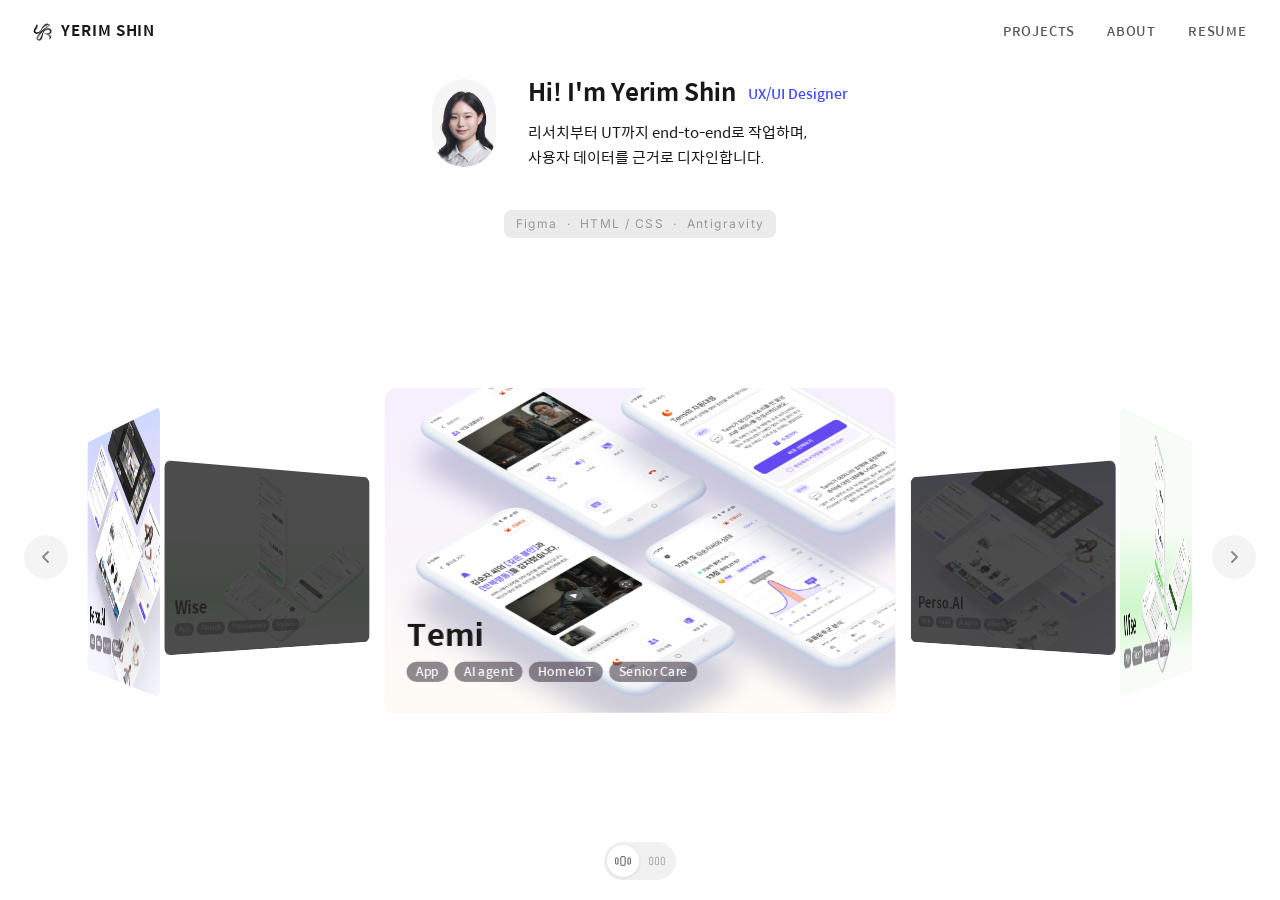
<file: index.html>
<!DOCTYPE html>
<html lang="ko" data-theme="portfolio">

<head>
    <link rel="stylesheet" href="yr.css">
    <meta charset="UTF-8">
    <meta name="viewport" content="width=device-width, initial-scale=1.0">
    <link rel="icon" href="/Portfolio/Temi_Image/logo.png" type="image/png">
    <title>Yerim Shin — Portfolio</title>
    <link href="https://fonts.googleapis.com/css2?family=Inter:wght@300;400;500&display=swap" rel="stylesheet">
    <style>
        html,
        body {
            width: 100%;
            height: 100%;
            background: #fff;
            font-family: var(--font-ko);
            -webkit-font-smoothing: antialiased;
            overflow: hidden;
        }

        .layout {
            position: fixed;
            top: 48px;
            left: 0;
            right: 0;
            bottom: 0;
            display: flex;
            flex-direction: column;
        }

        .tube-section {
            flex: 0 0 100px;
            display: flex;
            align-items: center;
            justify-content: center;
            overflow: hidden;
            background: transparent;
        }

        #tubeCanvas {
            display: block;
            width: 340px;
            height: 260px;
            align-items: center;

        }

        .gallery-section {
            flex: 1;
            position: relative;
            display: flex;
            align-items: center;
            justify-content: center;
            perspective: 1400px;
            perspective-origin: 50% 50%;
            overflow: hidden;
            cursor: grab;
            padding-bottom: 24px;
        }

        .rig {
            transform-style: preserve-3d;
            width: 0;
            height: 0;
            position: relative;
            scale: clamp(0.65, calc(100vw / 1231px), 2.6);
        }

        .card {
            position: absolute;
            width: 330px;
            height: 210px;
            margin-left: -165px;
            margin-top: -105px;
            overflow: hidden;
            border-radius: var(--radius-sm);
            outline: 1px solid rgba(0, 0, 0, 0.1);
            outline-offset: -1px;
        }

        .card::after {
            content: '';
            position: absolute;
            inset: 0;
            background: rgba(0, 0, 0, 0.7);
            opacity: 0;
            transition: opacity 0.25s ease;
            z-index: 100;
            pointer-events: none;
            border-radius: var(--radius-sm);
        }

        .card.back-facing::after {
            opacity: 1;
        }

        .card.back-facing .card-face {
            opacity: 0.6;
            transform: scaleX(-1);
            transition: opacity 0.25s ease, transform 0s;
        }

        /* 호버 시 뒷면이라도 원본 색상 복원 */
        .card:hover::after {
            opacity: 0 !important;
        }

        .card:hover .card-face {
            opacity: 1 !important;
        }

        .card.back-facing:hover .card-face {
            transform: scaleX(-1);
        }

        .card-face {
            display: block;
            position: absolute;
            inset: 0;
            border-radius: 3px;
            text-decoration: none;
            cursor: pointer;
        }

        #arrowLeft {
            position: absolute;
            left: 24px;
            top: calc(50% - 12px);
            transform: translateY(-50%);
            z-index: 10;
        }

        #arrowRight {
            position: absolute;
            right: 24px;
            top: calc(50% - 12px);
            transform: translateY(-50%);
            z-index: 10;
        }

        .gallery-arrow {
            width: 44px;
            height: 44px;
            border-radius: 50%;
            background: #f0f0f0;
            opacity: 0.7;
            border: none;
            cursor: pointer;
            display: flex;
            align-items: center;
            justify-content: center;
            transition: background 0.18s;
            user-select: none;
        }

        .gallery-arrow:hover {
            background: #e0e0e0;
        }

        .gallery-arrow:active {
            background: #d0d0d0;
        }

        .gallery-arrow svg {
            width: 18px;
            height: 18px;
        }

        /* yr.css img { cursor: zoom-in } 덮어쓰기 — 카드 갤러리 */
        .card img {
            cursor: inherit;
        }

        /* === Card image fill & overlay === */
        .card-img-fill {
            position: absolute;
            inset: 0;
            width: 100%;
            height: 100%;
            object-fit: cover;
            border-radius: 3px;
            z-index: 1;
        }

        .card-gradient-bg-temi {
            position: absolute;
            inset: 0;
            background: linear-gradient(to bottom, rgb(246, 239, 255, 1) 0%, rgb(255, 236, 208, 0.2) 100%);
            border-radius: 3px;
            pointer-events: none;
            z-index: 0;
        }

        .card-gradient-bg-wise {
            position: absolute;
            inset: 0;
            background: linear-gradient(to bottom, rgb(245, 253, 244, 0.8) 40%, rgb(136, 235, 124, 0.4) 70%, rgb(245, 253, 244, 0.8) 90%);
            border-radius: 3px;
            pointer-events: none;
            z-index: 0;
        }

        .card-gradient-bg-persoAI {
            position: absolute;
            inset: 0;
            background: linear-gradient(to bottom, rgba(89, 125, 255, 0.3) 0%, rgba(158, 140, 243, 0.3) 20%, rgba(161, 167, 255, 0.1) 80%);
            border-radius: 3px;
            pointer-events: none;
            z-index: 0;
        }

        .card-text-block {
            position: absolute;
            align-items: flex-start;
            justify-content: flex-end;
            top: 0;
            left: 0;
            right: 0;
            bottom: 0;
            z-index: 2;
            padding: 10px 14px 20px;
            display: flex;
            flex-direction: column;
            gap: 4px;
        }

        .card-text-block h1 {
            color: var(--color-text-primary);
            line-height: 1.15;
            font-family: SpoqaHanSansNeo, sans-serif;
            margin: 0;
            font-size: 20px;
            font-weight: 700;
        }

        .card-text-block p {
            color: var(--color-text-primary);
            font-size: 8px;
            font-weight: 500;
            margin: 0;
            font-family: SpoqaHanSansNeo, sans-serif;
        }

        /* === Custom "See" cursor === */
        .card-see-cursor {
            position: fixed;
            top: 0;
            left: 0;
            width: 54px;
            height: 54px;
            border-radius: 50%;
            background: rgba(10, 10, 10, 0.82);
            color: #fff;
            font-size: 11px;
            font-weight: 500;
            letter-spacing: 0.08em;
            display: flex;
            align-items: center;
            justify-content: center;
            pointer-events: none;
            z-index: 10000;
            transform: translate(-50%, -50%) scale(0);
            transition: transform 0.22s cubic-bezier(0.34, 1.56, 0.64, 1);
            font-family: 'Inter', sans-serif;
            user-select: none;
        }

        .card-see-cursor.active {
            transform: translate(-50%, -50%) scale(1);
        }

        .card-bubble {
            position: absolute;
            bottom: calc(100% + 14px);
            left: 50%;
            transform: translateX(-50%) translateY(6px);
            background: rgba(10, 10, 10, 0.82);
            color: #fff;
            font-family: 'Inter', sans-serif;
            font-size: 11px;
            font-weight: 400;
            letter-spacing: 0.04em;
            padding: 6px 12px;
            border-radius: 8px;
            white-space: nowrap;
            pointer-events: none;
            opacity: 0;
            transition: opacity 0.18s ease, transform 0.18s ease;
        }

        .card-bubble::after {
            content: '';
            position: absolute;
            top: 100%;
            left: 50%;
            transform: translateX(-50%);
            border: 5px solid transparent;
            border-top-color: rgba(10, 10, 10, 0.82);
        }

        .card-see-cursor.active .card-bubble {
            opacity: 1;
            transform: translateX(-50%) translateY(0);
        }

        /* === Card hover selection response === */
        .card {
            transition: filter 0.22s ease;
        }

        .card-face {
            transition: opacity 0.22s ease;
        }

        .card-face:hover {
            cursor: none !important;
        }

        /* === 뷰 토글 버튼 === */
        .view-toggle {
            position: absolute;
            bottom: 20px;
            left: 50%;
            transform: translateX(-50%);
            display: flex;
            gap: 2px;
            background: rgba(240, 240, 240, 0.9);
            border-radius: 20px;
            padding: 3px;
            z-index: 20;
            backdrop-filter: blur(8px);
            -webkit-backdrop-filter: blur(8px);
        }

        .view-toggle-btn {
            width: 32px;
            height: 32px;
            border-radius: 16px;
            border: none;
            background: transparent;
            color: #999;
            cursor: pointer;
            display: flex;
            align-items: center;
            justify-content: center;
            transition: background 0.15s, color 0.15s;
        }

        .view-toggle-btn.active {
            background: #fff;
            color: #222;
            box-shadow: 0 1px 4px rgba(0, 0, 0, 0.1);
        }

        .view-toggle-btn svg {
            width: 16px;
            height: 16px;
        }

        /* === 그리드 뷰 === */
        .grid-view {
            display: none;
            flex-direction: row;
            gap: 16px;
            align-items: center;
            justify-content: center;
            width: 100%;
            padding: 0 40px;
            box-sizing: border-box;
        }

        .grid-view.active {
            display: flex;
        }

        .grid-card {
            flex: 1;
            aspect-ratio: 330 / 210;
            border-radius: var(--radius-sm);
            outline: 1px solid rgba(0, 0, 0, 0.1);
            outline-offset: -1px;
            overflow: hidden;
            position: relative;
            text-decoration: none;
            display: block;
            cursor: pointer;
            transition: filter 0.22s ease;
        }

        /* 다른 카드 흑백 처리 */
        .gallery-section:has(.card-face:hover) .card:not(:hover) {
            filter: grayscale(1) brightness(0.9) contrast(0.1) blur(1px) opacity(20%);
        }

        .grid-view:has(.grid-card:hover) .grid-card:not(:hover) {
            filter: grayscale(1) brightness(0.9) contrast(0.1) blur(1px) opacity(20%);
        }

        /* === 인트로 블록 === */
        .intro-block {
            flex: 0 0 150px;
            display: flex;
            flex-direction: row;
            align-items: center;
            justify-content: center;
            gap: 32px;
        }

        .intro-block__text {
            text-align: left;
        }

        /* 모바일 카드 그리드 (기본 숨김) */
        .mobile-cards {
            display: none;
        }

        #site-footer {
            display: none;
        }

        @media (max-width: 768px) {

            html,
            body {
                overflow: auto;
            }

            .intro-block {
                flex-direction: column;
                gap: 24px;
                padding: 12px 0;
            }

            .intro-block__text {
                text-align: center;
            }

            #arrowLeft,
            #arrowRight {
                display: none;
            }

            #site-footer {
                display: block;
            }

            .layout {
                position: static;
                height: auto;
                padding-top: 80px;
            }

            .gallery-section {
                display: none;
            }

            .rotating-edu {
                align-items: center;
            }

            .mobile-cards {
                display: flex;
                flex-direction: column;
                gap: 32px;
                padding: 56px 24px 48px;
            }

            .mobile-card {
                display: block;
                flex: 1;
                aspect-ratio: 330 / 210;
                border-radius: 3px;
                text-decoration: none;
                overflow: hidden;
                border-radius: var(--radius-sm);

            }

            .mobile-card>div {
                overflow: hidden;
            }

            .mobile-lock-badge {
                position: absolute;
                top: 12px;
                right: 12px;
                pointer-events: none;
                z-index: 10;
            }

            .mobile-card:not([data-locked]) .mobile-lock-badge {
                display: none;
            }
        }
    </style>
</head>

<body>

    <!-- ==================== 네비게이션 ==================== -->
    <nav class="navbar" id="navbar">
        <div class="navbar__inner">
            <a href="index.html" class="navbar__logo"><img src="Temi_Image/logo.png"
                    style="width: 20px; height: 20px;">Yerim Shin</a>
            <ul class="navbar__links">
                <li style="display:none;"><a href="#">English</a></li>
                <li class="navbar__dropdown">
                    <a href="#">Projects</a>
                    <div class="navbar__dropdown-menu">
                        <a href="Temi.html">Temi</a>
                        <a href="Wise.html">Wise</a>
                        <a href="PersoAI.html">Perso.AI</a>
                    </div>
                </li>
                <li><a href="About.html">About</a></li>
                <li><a href="Index_Image/resume.pdf" target="_blank">Resume</a></li>
            </ul>
            <div class="navbar__hamburger" id="hamburger" aria-label="메뉴 열기" role="button" tabindex="0">
                <span></span>
                <span></span>
                <span></span>
            </div>
        </div>
        <div class="navbar__mobile-menu" id="mobileMenu">
            <a href="#" style="display:none;">English</a>
            <div class="mobile-projects-row" id="mobileProjectsRow">
                Projects <span class="mobile-projects-arrow">+</span>
            </div>
            <div class="mobile-projects-submenu" id="mobileProjectsSubmenu">
                <a href="Temi.html">Temi</a>
                <a href="Wise.html">Wise</a>
                <a href="PersoAI.html">Perso.AI</a>
            </div>
            <a href="About.html">About</a>
            <a href="Index_Image/resume.pdf" target="_blank">Resume</a>
        </div>
    </nav>

    <div class="layout">
        <!-- 상단: 인트로 섹션 -->
        <div class="intro-block">
            <div
                style="position:relative; width:64px; height: 88px; border-radius:32px; background-color:#f5f5f5; overflow:hidden; flex-shrink:0;">
                <img src="Index_Image/profile.png" alt="profile"
                    style="position:absolute; bottom:0; left:50%; transform:translateX(-50%) scale(1.2); transform-origin:bottom center; width:100%; height:auto;">
            </div>
            <div class="intro-block__text">
                <div style="display:flex; align-items:center; gap:12px;">
                    <h2 style="margin:0;">Hi! I'm Yerim Shin</h2>
                    <p style="font-size:14px; font-weight:500; color:rgb(62,75,255); margin:0;">UX/UI Designer</p>
                </div>
                <div class="spacer-desktop-6"></div>
                <div class="rotating-gap"></div>
                <div style="overflow:hidden;">
                    <p id="rotating-text"
                        style="font-size:15px; margin:0; white-space:nowrap; transition: transform 0.45s ease, opacity 0.45s ease;">
                        리서치부터
                        UT까지 end-to-end로 작업하며,<br>사용자 데이터를 근거로 디자인합니다.</p>
                </div>
            </div>
        </div>
        <div class="intro-skills" style="margin-top: 12px; text-align:center;">
            <p style="
                 font-size: 12px;
                 letter-spacing: 0.12em;
                 color: var(--color-text-tertiary);
                 text-align: center;
                 margin: 0;
                 font-family: 'Inter', sans-serif;
                 font-weight: 400;
                 padding: 4px 12px;
                 border-radius: var(--radius-sm);
                 background-color:rgba(155, 155, 155, 0.2);
                 display:inline-block;">Figma &nbsp;·&nbsp; HTML / CSS &nbsp;·&nbsp; Antigravity
            </p>
        </div>
        <!-- 하단: 갤러리 섹션 -->
        <div class="gallery-section" id="scene">
            <div class="rig" id="rig">
                <div class="card" id="c0">
                    <a class="card-face" href="Temi.html" style="background:#fff;" data-bubble="시니어 케어 AI 홈 IoT 앱">
                        <div style="position:relative; width:100%; height:100%;">
                            <div class="card-gradient-bg-temi"></div>
                            <img class="card-img-fill" src="Temi_Image/Temi_hero.png" alt="Temi hero"
                                style="scale:calc(1.3)">
                            <div class="card-text-block">
                                <h1>Temi</h1>
                                <div class="hero__tags" span>
                                    <span class="tag"><span>App</span></span>
                                    <span class="tag"><span>AI agent</span></span>
                                    <span class="tag"><span>HomeIoT</span></span>
                                    <span class="tag"><span>Senior Care</span></span>
                                </div>
                            </div>
                        </div>
                    </a>
                </div>
                <div class="card" id="c1">
                    <a class="card-face" href="Wise.html" data-locked style="background:#fff;" data-bubble="핀테크 송금 투명성 개선">
                        <div style="position:relative; width:100%; height:100%;">
                            <div class="card-gradient-bg-wise"></div>
                            <img class="card-img-fill" src="Wise_Image/Wise_hero.png" alt="Wise hero"
                                style="object-fit: contain; padding-top:12px; padding-left: 64px;scale:calc(1.03)">
                            <div class="card-text-block">
                                <h1>Wise</h1>
                                <div class="hero__tags" span>
                                    <span class="tag"><span>App</span></span>
                                    <span class="tag"><span>Fintech</span></span>
                                    <span class="tag"><span>Transparency</span></span>
                                    <span class="tag"><span>Transfer</span></span>
                                </div>
                            </div>
                        </div>
                    </a>
                </div>
                <div class="card" id="c2">
                    <a class="card-face" href="PersoAI.html" data-locked style="background:#fff;" data-bubble="AI 아바타 영상 제작 에이전트">
                        <div style="position:relative; width:100%; height:100%;">
                            <div class="card-gradient-bg-persoAI"></div>
                            <img class="card-img-fill" src="PersoAI_Image/Perso_hero.png" alt="PersoAI hero"
                                style="scale:calc(1.6); padding-top:20px; padding-left:20px; object-position: top;">
                            <div class="card-text-block">
                                <h1>Perso.AI</h1>
                                <div class="hero__tags" span>
                                    <span class="tag"><span>Web</span></span>
                                    <span class="tag"><span>SaaS</span></span>
                                    <span class="tag"><span>AI agent</span></span>
                                    <span class="tag"><span>Video AI</span></span>
                                </div>
                            </div>
                        </div>
                    </a>
                </div>
                <div class="card" id="c3">
                    <a class="card-face" href="Temi.html" style="background:#fff;" data-bubble="시니어 케어 AI 홈 IoT 앱">
                        <div style="position:relative; width:100%; height:100%;">
                            <div class="card-gradient-bg-temi"></div>
                            <img class="card-img-fill" src="Temi_Image/Temi_hero.png" alt="Temi hero" loading="lazy"
                                style="scale:calc(1.3)">
                            <div class="card-text-block">
                                <h1>Temi</h1>
                                <div class="hero__tags" span>
                                    <span class="tag"><span>App</span></span>
                                    <span class="tag"><span>AI agent</span></span>
                                    <span class="tag"><span>HomeIoT</span></span>
                                    <span class="tag"><span>Senior Care</span></span>
                                </div>
                            </div>
                        </div>
                    </a>
                </div>
                <div class="card" id="c4">
                    <a class="card-face" href="Wise.html" data-locked style="background:#fff;" data-bubble="핀테크 송금 투명성 개선">
                        <div style="position:relative; width:100%; height:100%;">
                            <div class="card-gradient-bg-wise"></div>
                            <img class="card-img-fill" src="Wise_Image/Wise_hero.png" alt="Wise hero" loading="lazy"
                                style="object-fit: contain; padding-top:12px; padding-left: 64px;scale:calc(1.03)">
                            <div class="card-text-block">
                                <h1>Wise</h1>
                                <div class="hero__tags" span>
                                    <span class="tag"><span>App</span></span>
                                    <span class="tag"><span>Fintech</span></span>
                                    <span class="tag"><span>Transparency</span></span>
                                    <span class="tag"><span>Transfer</span></span>
                                </div>
                            </div>
                        </div>
                    </a>
                </div>
                <div class="card" id="c5">
                    <a class="card-face" href="PersoAI.html" data-locked style="background:#fff;" data-bubble="AI 아바타 영상 제작 에이전트">
                        <div style="position:relative; width:100%; height:100%;">
                            <div class="card-gradient-bg-persoAI"></div>
                            <img class="card-img-fill" src="PersoAI_Image/Perso_hero.png" alt="PersoAI hero" loading="lazy"
                                style="scale:calc(1.6); padding-top:20px; padding-left:20px; object-position: top;">
                            <div class="card-text-block">
                                <h1>Perso.AI</h1>
                                <div class="hero__tags" span>
                                    <span class="tag"><span>Web</span></span>
                                    <span class="tag"><span>SaaS</span></span>
                                    <span class="tag"><span>AI agent</span></span>
                                    <span class="tag"><span>Video AI</span></span>
                                </div>
                            </div>
                        </div>
                    </a>
                </div>
            </div>
            <!-- 갤러리 컨트롤 버튼 -->
            <!-- 그리드 뷰 -->
            <div class="grid-view" id="gridView">
                <a class="grid-card" href="Temi.html" data-bubble="시니어 케어 AI 홈 IoT 앱">
                    <div style="position:relative; width:100%; height:100%;">
                        <div class="card-gradient-bg-temi"></div>
                        <img class="card-img-fill" src="Temi_Image/Temi_hero.png" alt="Temi hero" loading="lazy"
                            style="scale:calc(1.3);">
                        <div class="card-text-block">
                            <h1>Temi</h1>
                            <div class="hero__tags" span>
                                <span class="tag"><span>App</span></span>
                                <span class="tag"><span>AI agent</span></span>
                                <span class="tag"><span>HomeIoT</span></span>
                            </div>
                        </div>
                    </div>
                </a>
                <a class="grid-card" href="PersoAI.html" data-locked data-bubble="AI 아바타 영상 제작 에이전트">
                    <div style="position:relative; width:100%; height:100%;">
                        <div class="card-gradient-bg-persoAI"></div>
                        <img class="card-img-fill" src="PersoAI_Image/Perso_hero.png" alt="PersoAI hero" loading="lazy"
                            style="scale:calc(1.6); padding-top:20px; padding-left:20px; object-position:top;">
                        <div class="card-text-block">
                            <h1>Perso.AI</h1>
                            <div class="hero__tags" span>
                                <span class="tag"><span>Web</span></span>
                                <span class="tag"><span>SaaS</span></span>
                                <span class="tag"><span>AI agent</span></span>
                            </div>
                        </div>
                    </div>
                </a>
                <a class="grid-card" href="Wise.html" data-locked data-bubble="핀테크 송금 투명성 개선">
                    <div style="position:relative; width:100%; height:100%;">
                        <div class="card-gradient-bg-wise"></div>
                        <img class="card-img-fill" src="Wise_Image/Wise_hero.png" alt="Wise hero" loading="lazy"
                            style="object-fit:contain; padding-top:12px; padding-left:64px; scale:calc(1.03);">
                        <div class="card-text-block">
                            <h1>Wise</h1>
                            <div class="hero__tags" span>
                                <span class="tag"><span>App</span></span>
                                <span class="tag"><span>Fintech</span></span>
                                <span class="tag"><span>Transparency</span></span>
                            </div>
                        </div>
                    </div>
                </a>
            </div>

            <!-- 뷰 토글 버튼 -->
            <div class="view-toggle">
                <button class="view-toggle-btn active" id="viewBtnGallery" aria-label="갤러리 뷰">
                    <svg viewBox="0 0 26 20" fill="none" stroke="currentColor" stroke-width="1.2"
                        xmlns="http://www.w3.org/2000/svg">
                        <rect x="1" y="5" width="4" height="10" rx="1" />
                        <rect x="9.5" y="3" width="7" height="14" rx="1" />
                        <rect x="21" y="5" width="4" height="10" rx="1" />
                    </svg>
                </button>
                <button class="view-toggle-btn" id="viewBtnGrid" aria-label="그리드 뷰">
                    <svg viewBox="0 0 26 20" fill="none" stroke="currentColor" stroke-width="1.2"
                        xmlns="http://www.w3.org/2000/svg">
                        <rect x="1" y="4" width="5" height="12" rx="1" />
                        <rect x="10.5" y="4" width="5" height="12" rx="1" />
                        <rect x="20" y="4" width="5" height="12" rx="1" />
                    </svg>
                </button>
            </div>

            <button class="gallery-arrow" id="arrowLeft" aria-label="이전">
                <svg viewBox="0 0 18 18" fill="none" xmlns="http://www.w3.org/2000/svg">
                    <path d="M11 14L6 9L11 4" stroke="#555" stroke-width="1.8" stroke-linecap="round"
                        stroke-linejoin="round" />
                </svg>
            </button>
            <button class="gallery-arrow" id="arrowRight" aria-label="다음">
                <svg viewBox="0 0 18 18" fill="none" xmlns="http://www.w3.org/2000/svg">
                    <path d="M7 4L12 9L7 14" stroke="#555" stroke-width="1.8" stroke-linecap="round"
                        stroke-linejoin="round" />
                </svg>
            </button>
        </div>

    </div>


    <!-- 모바일 카드 (≤768px) -->
    <div class="mobile-cards">
        <a class="mobile-card" href="Temi.html" style="background:#fff;">
            <div style="position:relative; width:100%; height:100%;">
                <div class="card-gradient-bg-temi"></div>
                <img class="card-img-fill" src="Temi_Image/Temi_hero.png" alt="Temi hero"
                    style="scale:calc(1.3); padding-bottom:8px;">
                <div class="card-text-block">
                    <h1>Temi</h1>
                    <p style="font-size: 12px; line-height: 1.4; font-weight: 500;">치매 일몰증후군 대응 홈IoT</p>
                    <div class="hero__tags" span>
                        <span class="tag"><span>App</span></span>
                        <span class="tag"><span>AI agent</span></span>
                        <span class="tag"><span>HomeIoT</span></span>
                        <span class="tag"><span>Senior Care</span></span>
                    </div>
                </div>
            </div>
        </a>
        <a class="mobile-card" href="PersoAI.html" data-locked style="background:#fff;">
            <div style="position:relative; width:100%; height:100%;">
                <div class="card-gradient-bg-persoAI"></div>
                <img class="card-img-fill" src="PersoAI_Image/Perso_hero.png" alt="PersoAI hero"
                    style="scale:calc(1.6); padding-top:20px; padding-left:20px; object-position: top;">
                <div class="mobile-lock-badge"><svg width="17" height="19.9" viewBox="0 0 11 13" fill="none" xmlns="http://www.w3.org/2000/svg"><rect x="0.5" y="5" width="10" height="7.5" rx="2" fill="rgba(10,10,10,0.85)"/><path d="M2.5 5V3.5A3 3 0 0 1 8.5 3.5V5" stroke="rgba(10,10,10,0.85)" stroke-width="1.5" stroke-linecap="round" fill="none"/></svg></div>
                <div class="card-text-block">
                    <h1>Perso.AI</h1>
                    <p style="font-size: 12px; line-height: 1.4;">AI 기반 영상편집 SaaS</p>
                    <div class="hero__tags" span>
                        <span class="tag"><span>Web</span></span>
                        <span class="tag"><span>SaaS</span></span>
                        <span class="tag"><span>AI agent</span></span>
                        <span class="tag"><span>Video AI</span></span>
                    </div>
                </div>
            </div>
        </a>
        <a class="mobile-card" href="Wise.html" data-locked style="background:#fff;">
            <div style="position:relative; width:100%; height:100%;">
                <div class="card-gradient-bg-wise"></div>
                <img class="card-img-fill" src="Wise_Image/Wise_hero.png" alt="Wise hero"
                    style="object-fit: contain; padding-top:12px; padding-left: 64px;scale:calc(1.03)">
                <div class="mobile-lock-badge"><svg width="17" height="19.9" viewBox="0 0 11 13" fill="none" xmlns="http://www.w3.org/2000/svg"><rect x="0.5" y="5" width="10" height="7.5" rx="2" fill="rgba(10,10,10,0.85)"/><path d="M2.5 5V3.5A3 3 0 0 1 8.5 3.5V5" stroke="rgba(10,10,10,0.85)" stroke-width="1.5" stroke-linecap="round" fill="none"/></svg></div>
                <div class="card-text-block">
                    <h1>Wise</h1>
                    <p style="font-size: 12px; line-height: 1.4;">핀테크 송금 투명성 개선</p>
                    <div class="hero__tags" span>
                        <span class="tag"><span>App</span></span>
                        <span class="tag"><span>Fintech</span></span>
                        <span class="tag"><span>Transparency</span></span>
                        <span class="tag"><span>Transfer</span></span>
                    </div>
                </div>
            </div>
        </a>
    </div>

    <!-- ==================== 푸터 ==================== -->
    <footer id="site-footer" class="site-footer">
        <div class="container">
            <div class="site-footer__name">Yerim Shin</div>
            <div class="site-footer__info">UX/UI · Product Designer · <a href="mailto:yerimsh.design@gmail.com"
                    style="color:inherit; text-decoration:none;">yerimsh.design@gmail.com</a> · ⓒ 2026. Yerim Shin All
                rights reserved.</div>
        </div>
    </footer>

    <div style="width: 50%;">
        <script>
            /* ─── CAROUSEL ─── */
            const N = 6, STEP = 360 / N, R = 495;
            const rig = document.getElementById('rig');
            const scene = document.getElementById('scene');

            for (let i = 0; i < N; i++) {
                document.getElementById('c' + i).style.transform = `rotateY(${i * STEP}deg) translateZ(${R}px)`;
            }

            let rotY = 0, rotX = 0;
            let isDrag = false, prevX = 0, prevY = 0, startX = 0, velX = 0, velY = 0, cRaf;
            let isCardHovered = false;
            const cards = document.querySelectorAll('.card-face');

            function setCardLinks(enabled) {
                cards.forEach(c => c.style.pointerEvents = enabled ? 'auto' : 'none');
            }

            function renderRig() {
                rig.style.transform = `rotateX(${rotX}deg) rotateY(${rotY}deg)`;
                for (let i = 0; i < N; i++) {
                    const eff = ((i * STEP + rotY) % 360 + 360) % 360;
                    const isBack = eff > 90 && eff < 270;
                    document.getElementById('c' + i).classList.toggle('back-facing', isBack);
                }
            }

            function inertRig() {
                cancelAnimationFrame(cRaf);
                function s() {
                    if (isDrag) return;
                    if (isCardHovered) { cRaf = requestAnimationFrame(s); return; }
                    rotY += velY;
                    velY *= 0.94;
                    renderRig();
                    if (Math.abs(velY) > 0.04) cRaf = requestAnimationFrame(s);
                }
                cRaf = requestAnimationFrame(s);
            }

            scene.addEventListener('mousedown', e => {
                isDrag = true; startX = e.clientX;
                prevX = e.clientX; prevY = e.clientY; velX = 0; velY = 0;
                cancelAnimationFrame(cRaf); scene.style.cursor = 'grabbing';
            });

            window.addEventListener('mousemove', e => {
                if (!isDrag) return;
                if (Math.abs(e.clientX - startX) > 4) setCardLinks(false);
                velY = (e.clientX - prevX) * 0.38;
                prevX = e.clientX; prevY = e.clientY;
                rotY += velY; renderRig();
            });

            window.addEventListener('mouseup', () => {
                if (!isDrag) return;
                isDrag = false; scene.style.cursor = 'grab';
                setCardLinks(true);
                inertRig();
            });

            scene.addEventListener('touchstart', e => {
                isDrag = true; startX = e.touches[0].clientX;
                prevX = e.touches[0].clientX; prevY = e.touches[0].clientY; velX = 0; velY = 0;
                cancelAnimationFrame(cRaf);
            }, { passive: true });

            window.addEventListener('touchmove', e => {
                if (!isDrag) return;
                if (Math.abs(e.touches[0].clientX - startX) > 4) setCardLinks(false);
                velY = (e.touches[0].clientX - prevX) * 0.38;
                prevX = e.touches[0].clientX;
                rotY += velY; renderRig();
            }, { passive: true });

            window.addEventListener('touchend', () => {
                if (!isDrag) return;
                isDrag = false;
                setCardLinks(true);
                inertRig();
            });

            let idleT;
            function resetIdle() {
                clearTimeout(idleT);
                idleT = setTimeout(() => {
                    cancelAnimationFrame(cRaf);
                    (function sp() {
                        if (isDrag || isCardHovered) { cRaf = requestAnimationFrame(sp); return; }
                        rotY += 0.12; renderRig(); cRaf = requestAnimationFrame(sp);
                    })();
                }, 2500);
            }

            scene.addEventListener('mousedown', resetIdle);
            scene.addEventListener('touchstart', resetIdle, { passive: true });

            function snapNext(dir) {
                cancelAnimationFrame(cRaf);
                const target = Math.round(rotY / STEP) * STEP + dir * STEP;
                resetIdle();
                (function animate() {
                    rotY += (target - rotY) * 0.14;
                    renderRig();
                    if (Math.abs(target - rotY) > 0.1) {
                        cRaf = requestAnimationFrame(animate);
                    } else {
                        rotY = target;
                        renderRig();
                    }
                })();
            }

            document.getElementById('arrowLeft').addEventListener('click', () => snapNext(-1));
            document.getElementById('arrowRight').addEventListener('click', () => snapNext(1));

            resetIdle();
            renderRig();
        </script>

        <script>

            /* ─── TUBE ─── */
            const canvas = document.getElementById('tubeCanvas');
            const ctx = canvas.getContext('2d');
            const TW_C = 680, TH_C = 520;
            canvas.width = TW_C;
            canvas.height = TH_C;

            const LINE_D = "M14.4547 0.613238C14.3949 0.941166 14.3351 1.26909 14.2753 1.59702C26.3605 4.35478 38.2637 13.1077 40.2459 25.7103C42.3423 38.1942 37.1572 50.5458 30.9946 61.5981C26.0264 70.3378 20.0166 78.5453 13.5549 86.4519C13.4852 86.5371 13.4158 86.6222 13.3467 86.7073C2.49993 99.6461 -4.56524 118.837 3.43946 135.096C11.1704 151.362 30.6153 158.378 47.4548 156.436C82.6327 152.31 108.024 123.279 124.547 94.4565C125.929 92.0378 127.295 89.5389 128.644 86.9578C146.245 53.225 172.161 21.8259 208.176 8.32618C230.051 0.144149 256.736 -1.79033 277.115 8.35223C217.003 48.5582 160.67 94.853 111.01 147.604C94.0273 165.958 77.8155 185.175 64.5405 206.324C58.0055 216.918 51.9909 228.131 48.7765 240.365C45.3948 252.084 46.6402 267.397 57.7183 274.78C58.2556 275.173 58.8139 275.553 59.3933 275.921L59.4827 275.967C82.6535 287.103 105.828 266.926 116.08 247.257C128.079 225.951 134.798 202.266 139.485 178.531C140.048 175.602 140.703 172.774 141.477 169.928C145.79 154.013 153.587 139.043 164.181 126.411C189.841 94.9365 247.057 68.3946 276.072 105.846C276.239 106.112 276.403 106.381 276.564 106.654C291.429 128.76 272.331 156.862 248.824 163.395C225.305 171.529 199.37 168.974 175.528 162.381C207.256 169.44 241.659 179.457 264.5 204.395C282.695 223.408 281.018 253.096 268.311 274.783C269.173 275.231 270.036 275.679 270.899 276.127C283.381 253.641 284.397 222.541 265.488 203.521C241.776 178.904 207.724 167.746 174.87 162.772C199.29 169.513 225.229 172.424 249.197 164.464C273.047 158.321 293.646 129 278.046 105.777C277.877 105.491 277.705 105.209 277.53 104.931C246.492 65.8026 189.333 94.4767 163.556 125.887C152.89 138.606 144.946 153.628 140.488 169.655C139.688 172.52 139.002 175.367 138.405 178.319C133.505 201.927 126.311 225.346 114.481 246.338C104.28 265.741 82.5654 285.612 59.9073 274.924L59.9967 274.97C59.4369 274.615 58.8986 274.249 58.3816 273.872C47.7904 266.797 46.5735 252.237 49.9059 240.655C53.087 228.632 59.0799 217.501 65.6062 206.989C78.8631 185.99 95.0808 166.86 112.026 148.548C161.571 95.9162 217.447 49.134 277.515 8.95803C256.786 -3.94252 229.938 -1.2604 207.551 6.65611C170.851 20.4561 145.4 52.7223 127.866 86.5525C126.529 89.1274 125.172 91.6186 123.796 94.0273C107.373 122.765 81.6919 151.309 47.3178 154.963C30.8478 156.708 12.3125 149.664 5.15475 134.275C-2.28606 118.926 4.3824 100.683 14.9721 88.0272C15.0395 87.9442 15.1071 87.8613 15.175 87.7783C21.6889 79.806 27.7412 71.496 32.7409 62.5809C38.924 51.3075 44.2249 38.5964 41.8583 25.4053C39.5307 12.0147 26.909 3.17569 14.4547 0.613238Z";
            const THICK_D = "M28.5912 2.96888C27.7542 7.55988 26.9172 12.1509 26.0802 16.7419C48.4803 26.2817 45.223 44.1714 32.6147 63.9598C27.8509 71.5599 22.117 79.1009 15.9948 86.5808C15.9137 86.6798 15.8327 86.779 15.7521 86.8783C3.23461 101.656 -6.40924 127.012 5.26075 149.186C16.7173 171.147 42.0746 177.986 61.3156 174.762C101.718 167.57 125.226 135.372 142.401 105.996C143.82 103.513 145.245 100.964 146.674 98.3427C164.707 65.2426 193.649 39.48 225.21 27.9319C235.046 24.2473 245.129 20.3922 256.044 18.4574C261.511 17.4953 267.131 17.0239 272.726 17.3629C275.589 17.55 278.246 17.8924 280.975 18.5449C282.316 18.8677 283.571 19.2337 284.793 19.7021C285.295 19.8868 286 20.2026 286.344 20.3834C286.574 20.5022 286.757 20.6197 286.748 20.6111C286.76 20.6115 286.664 20.5737 286.344 20.2034C286.264 20.1077 286.17 19.9871 286.063 19.8251C286.01 19.7439 285.953 19.6523 285.895 19.5471C285.859 19.482 285.856 19.4799 285.787 19.3416C285.723 19.2119 285.658 19.0643 285.596 18.8956C285.35 18.2455 285.128 17.1025 285.505 15.8431C285.864 14.5776 286.794 13.5989 287.484 13.165C287.484 13.1648 287.484 13.1648 287.484 13.1648C227.089 53.5663 167.786 96.6925 117.376 150.215C100.151 168.839 83.9766 188.627 70.5841 210.752C63.9924 221.873 57.8371 233.624 54.406 247.231C50.7036 259.842 52.1344 280.048 66.3779 289.438C67.0469 289.926 67.7349 290.398 68.4416 290.855L69.6936 291.5C81.7724 297.102 98.7385 297.469 111.403 290.219C124.126 283.362 133.092 272.905 139.446 261.979C152.541 238.635 156.168 213.221 159.472 188.664C159.816 185.873 160.274 183.171 160.881 180.453C164.245 165.27 171.086 150.634 181.215 138.562C206.113 106.675 263.702 93.9932 279.56 120.543C279.677 120.729 279.792 120.917 279.905 121.107C289.989 135.948 280.649 156.129 259.372 165.193C238.768 174.459 212.855 174.217 189.469 167.66C189.303 167.613 189.136 167.567 188.97 167.52C189.045 167.542 189.133 167.563 189.377 167.659C189.505 167.715 189.666 167.773 190.003 167.983C190.174 168.095 190.396 168.241 190.711 168.564C191.009 168.888 191.493 169.427 191.722 170.507C191.984 171.58 191.532 173.031 190.935 173.691C190.349 174.394 189.858 174.622 189.533 174.782C188.881 175.064 188.64 175.063 188.439 175.1C188.073 175.146 187.972 175.134 187.872 175.136C187.553 175.127 187.57 175.118 187.52 175.115C187.459 175.109 187.471 175.11 187.488 175.112C187.509 175.115 187.693 175.142 187.713 175.145C187.793 175.157 187.889 175.172 188.001 175.19C188.212 175.224 188.553 175.28 188.814 175.324C189.226 175.395 189.722 175.483 190.296 175.588C191.262 175.767 192.303 175.971 193.325 176.183C195.277 176.587 197.28 177.039 199.375 177.55C203.285 178.505 207.434 179.662 211.282 180.88C219.188 183.375 226.887 186.37 234.243 189.933C248.871 197.028 262.615 206.642 271.052 218.829C284.606 237.79 278.633 258.303 264.454 274.799C276.535 281.07 288.616 287.341 300.697 293.612C311.707 265.934 308.428 225.659 284.878 206.588C270.8 193.599 254.498 186.217 238.288 180.28C230.147 177.356 221.922 174.898 213.603 172.753C209.554 171.711 205.224 170.684 201.153 169.809C198.972 169.338 196.889 168.913 194.852 168.522C193.785 168.317 192.698 168.115 191.679 167.935C191.074 167.828 190.547 167.738 190.103 167.665C189.822 167.618 189.451 167.558 189.211 167.52C189.084 167.5 188.972 167.483 188.873 167.468C188.866 167.467 188.781 167.455 188.715 167.445C188.647 167.435 188.589 167.427 188.534 167.419C188.476 167.412 188.435 167.406 188.343 167.396C188.277 167.391 188.283 167.382 187.959 167.373C187.857 167.375 187.756 167.363 187.389 167.408C187.188 167.446 186.947 167.445 186.294 167.727C185.97 167.887 185.478 168.115 184.892 168.818C184.296 169.478 183.843 170.929 184.105 172.002C184.334 173.082 184.819 173.622 185.116 173.946C185.432 174.269 185.654 174.414 185.824 174.526C186.161 174.736 186.323 174.795 186.452 174.85C186.696 174.948 186.785 174.968 186.865 174.992C187.035 175.04 187.208 175.088 187.38 175.137C211.747 181.77 237.707 186.994 264.59 180.167C277.769 176.62 291.595 169.446 300.365 155.82C309.486 142.434 309.203 122.296 300.647 108.824C300.43 108.456 300.209 108.093 299.983 107.734C283.001 81.1159 249.346 82.3902 228.197 90.4926C205.588 98.7923 187.203 113.736 172.464 131.237C161.332 144.516 152.432 159.871 147.025 176.631C146.058 179.624 145.176 182.596 144.359 185.686C138.076 208.472 127.79 230.163 117.056 249.117C107.187 266.785 94.9638 284.672 75.6378 276.891L76.8898 277.536C76.4573 277.27 76.0487 276.996 75.6634 276.715C60.3703 266.533 73.0513 238.863 85.504 220.062C98.6434 200.038 114.899 181.479 131.602 163.437C180.397 111.577 233.303 61.6264 293.087 21.646C293.087 21.6459 293.087 21.6459 293.087 21.6459C293.873 21.1486 294.864 20.0934 295.249 18.7389C295.653 17.3906 295.422 16.1463 295.135 15.3833C295.063 15.1865 294.985 15.01 294.907 14.8507C294.821 14.6801 294.817 14.6763 294.772 14.594C294.697 14.4601 294.623 14.3392 294.55 14.2281C294.404 14.0062 294.263 13.8233 294.129 13.6631C293.86 13.3442 293.618 13.1118 293.389 12.9083C293.274 12.807 293.163 12.7141 293.053 12.6264C292.943 12.5393 292.911 12.5147 292.84 12.4611C292.345 12.0864 291.803 11.749 291.325 11.4738C290.591 11.0431 289.566 10.5378 288.901 10.2231C287.27 9.46153 285.808 8.85846 284.256 8.2546C281.117 7.04857 278.208 6.05369 275.023 5.09887C268.825 3.23661 262.477 1.77511 255.921 0.89272C242.946 -0.892438 228.982 -0.160539 216.458 4.55091C175.305 20.3026 152.88 58.2051 135.778 92.6677C134.521 95.2029 133.223 97.6438 131.884 99.988C116.113 128.173 88.548 153.55 59.3983 154.138C45.3299 154.601 32.7069 147.379 29.2749 137.686C25.4993 128.251 29.5891 116.173 38.5081 105.357C38.564 105.288 38.6201 105.219 38.6765 105.15C45.5299 96.7509 51.8582 87.7744 57.0622 77.7197C63.3789 65.0089 69.4323 49.9608 65.3097 32.1727C60.7368 13.6607 43.4444 4.26185 28.5912 2.96888Z";

            const TW = 308, TH = 296, RS = 2, RW = TW * RS, RH = TH * RS;
            const tOff = document.createElement('canvas');
            tOff.width = RW; tOff.height = RH;
            const tCtx = tOff.getContext('2d');
            tCtx.scale(RS, RS);
            tCtx.fillStyle = 'black';
            tCtx.fill(new Path2D(THICK_D));
            const tPx = tCtx.getImageData(0, 0, RW, RH).data;

            function isIn(x, y) {
                const ix = Math.round(x * RS), iy = Math.round(y * RS);
                if (ix < 0 || iy < 0 || ix >= RW || iy >= RH) return false;
                return tPx[(iy * RW + ix) * 4 + 3] > 128;
            }

            function measR(x, y) {
                for (let r = 0.5; r <= 40; r += 0.5) {
                    for (let a = 0; a < 12; a++) {
                        if (!isIn(x + Math.cos(a * Math.PI / 6) * r, y + Math.sin(a * Math.PI / 6) * r)) return r - 0.5;
                    }
                }
                return 14;
            }

            const lEl = document.createElementNS('http://www.w3.org/2000/svg', 'path');
            lEl.setAttribute('d', LINE_D);
            document.body.appendChild(lEl);
            const tLen = lEl.getTotalLength();
            const SN = 600;
            const spine = [];

            for (let i = 0; i <= SN; i++) {
                const pt = lEl.getPointAtLength((i / SN) * tLen);
                const r = measR(pt.x * (TW / 284), pt.y * (TH / 280));
                spine.push({ x: pt.x / 284 - 0.5, y: (pt.y / 280 - 0.5) * (280 / 284), r: r / TW });
            }

            document.body.removeChild(lEl);
            const sr = spine.map(p => p.r);
            for (let k = 0; k < 4; k++)
                for (let i = 3; i < spine.length - 3; i++)
                    sr[i] = (sr[i - 3] + sr[i - 2] + sr[i - 1] + sr[i] + sr[i + 1] + sr[i + 2] + sr[i + 3]) / 7;
            spine.forEach((p, i) => p.r = sr[i]);
            const rMin = Math.min(...spine.map(p => p.r)), rMax = Math.max(...spine.map(p => p.r));

            function cr(a, b) { return { x: a.y * b.z - a.z * b.y, y: a.z * b.x - a.x * b.z, z: a.x * b.y - a.y * b.x }; }
            function nm(v) { const l = Math.sqrt(v.x * v.x + v.y * v.y + v.z * v.z) || 1; return { x: v.x / l, y: v.y / l, z: v.z / l }; }
            function dt(a, b) { return a.x * b.x + a.y * b.y + a.z * b.z; }

            const Tv = [], Nv = [], Bv = [];
            for (let i = 0; i < spine.length; i++) {
                const a = spine[Math.max(0, i - 1)], b = spine[Math.min(spine.length - 1, i + 1)];
                Tv.push(nm({ x: b.x - a.x, y: b.y - a.y, z: 0 }));
            }

            Nv[0] = nm(cr(Tv[0], { x: 0, y: 0, z: 1 }));
            Bv[0] = nm(cr(Tv[0], Nv[0]));

            for (let i = 1; i < spine.length; i++) {
                const bv = cr(Tv[i - 1], Tv[i]);
                const bl = Math.sqrt(bv.x * bv.x + bv.y * bv.y + bv.z * bv.z);
                if (bl < 1e-7) {
                    Nv[i] = { ...Nv[i - 1] };
                    Bv[i] = { ...Bv[i - 1] };
                } else {
                    const bn = nm(bv), th = Math.acos(Math.min(1, Math.max(-1, dt(Tv[i - 1], Tv[i])))), n0 = Nv[i - 1];
                    const c = Math.cos(th), s = Math.sin(th), d = dt(bn, n0);
                    Nv[i] = nm({ x: c * (n0.x - bn.x * d) + s * (bn.y * n0.z - bn.z * n0.y) + bn.x * d, y: c * (n0.y - bn.y * d) + s * (bn.z * n0.x - bn.x * n0.z) + bn.y * d, z: c * (n0.z - bn.z * d) + s * (bn.x * n0.y - bn.y * n0.x) + bn.z * d });
                    Bv[i] = nm(cr(Tv[i], Nv[i]));
                }
            }

            const MAX_RING = 16, MIN_RING = 4;
            const allPts = [];
            for (let i = 0; i < spine.length; i++) {
                const s = spine[i];
                const t = (s.r - rMin) / (rMax - rMin || 1);
                const ringN = Math.max(4, Math.round(Math.round((MIN_RING + (MAX_RING - MIN_RING) * t) / 2) * 2));
                for (let j = 0; j < ringN; j++) allPts.push({ si: i, baseAng: (j / ringN) * Math.PI * 2, type: 'ring' });
                if (i % 2 === 0) allPts.push({ si: i, baseAng: 0, type: 'spine' });
                if (i < spine.length - 1 && i % 2 === 0)
                    for (let j = 0; j < 4; j++) allPts.push({ si: i + 0.5, baseAng: (j / 4) * Math.PI * 2, type: 'edge' });
            }

            const LIGHT = nm({ x: 0.5, y: -0.65, z: 0.85 });
            let spinAngle = 0;
            const SPIN_SPEED = 0.7;

            function getSpinePt(si) {
                const i0 = Math.floor(si), i1 = Math.min(spine.length - 1, i0 + 1), f = si - i0;
                const s0 = spine[i0], s1 = spine[i1];
                return {
                    x: s0.x + (s1.x - s0.x) * f, y: s0.y + (s1.y - s0.y) * f, r: s0.r + (s1.r - s0.r) * f,
                    Nx: Nv[i0].x + (Nv[i1].x - Nv[i0].x) * f, Ny: Nv[i0].y + (Nv[i1].y - Nv[i0].y) * f, Nz: Nv[i0].z + (Nv[i1].z - Nv[i0].z) * f,
                    Bx: Bv[i0].x + (Bv[i1].x - Bv[i0].x) * f, By: Bv[i0].y + (Bv[i1].y - Bv[i0].y) * f, Bz: Bv[i0].z + (Bv[i1].z - Bv[i0].z) * f
                };
            }

            function rotP(x, y, z, rx, ry) {
                const y1 = y * Math.cos(rx) - z * Math.sin(rx), z1 = y * Math.sin(rx) + z * Math.cos(rx);
                return { x: x * Math.cos(ry) + z1 * Math.sin(ry), y: y1, z: -x * Math.sin(ry) + z1 * Math.cos(ry) };
            }

            let tRotX = 0.3, tRotY = 0.05, tVX = 0.0002, tVY = 0.002;
            let mSx = TW_C / 2, mSy = TH_C / 2, tmx = TW_C / 2, tmy = TH_C / 2;
            let onTube = false, explode = 0, tExplode = 0;

            const CP = Array.from({ length: 32 }, () => ({ x: 0, y: 0, vx: 0, vy: 0, life: 0, ml: 1 }));
            let cpI = 0, tFrame = 0, lastT = performance.now();
            const SC = 540, OX = TW_C / 2, OY = TH_C / 2 + 5;

            canvas.addEventListener('mousemove', e => {
                const r = canvas.getBoundingClientRect();
                tmx = (e.clientX - r.left) * (TW_C / r.width);
                tmy = (e.clientY - r.top) * (TH_C / r.height);
                onTube = true; tExplode = 1;
                if (tFrame % 2 === 0) {
                    const cp = CP[cpI++ % CP.length];
                    const a = Math.random() * Math.PI * 2, sp = 0.5 + Math.random() * 2.2;
                    cp.x = tmx; cp.y = tmy; cp.vx = Math.cos(a) * sp; cp.vy = Math.sin(a) * sp - 0.4;
                    cp.life = 1; cp.ml = 28 + Math.random() * 30;
                }
            });

            canvas.addEventListener('mouseleave', () => {
                onTube = false; tExplode = 0; tmx = TW_C / 2; tmy = TH_C / 2;
            });

            function drawTube(now) {
                tFrame++;
                const delta = Math.min((now - lastT) / 1000, 0.05);
                lastT = now;
                spinAngle += SPIN_SPEED * delta;
                mSx += (tmx - mSx) * 0.08;
                mSy += (tmy - mSy) * 0.08;
                explode += (tExplode - explode) * 0.06;
                const mdx = (tmx - TW_C / 2) / TW_C, mdy = (tmy - TH_C / 2) / TH_C;

                if (onTube) {
                    tVX += (-mdy * 0.003 - tVX) * 0.05;
                    tVY += (mdx * 0.003 - tVY) * 0.05;
                }
                tVX *= 0.97; tVY *= 0.97;
                tRotX += tVX; tRotY += tVY;

                ctx.clearRect(0, 0, TW_C, TH_C);

                const proj = allPts.map(p => {
                    const sp = getSpinePt(p.si);
                    let x, y, z, nx, ny, nz;
                    if (p.type === 'spine') {
                        x = sp.x; y = sp.y; z = 0; nx = 0; ny = 0; nz = 1;
                    } else {
                        const ang = p.baseAng + spinAngle;
                        const ca = Math.cos(ang), sa = Math.sin(ang);
                        nx = ca * sp.Nx + sa * sp.Bx; ny = ca * sp.Ny + sa * sp.By; nz = ca * sp.Nz + sa * sp.Bz;
                        x = sp.x + sp.r * nx; y = sp.y + sp.r * ny; z = sp.r * nz;
                    }
                    const rp = rotP(x, y, z, tRotX, tRotY);
                    const rn = rotP(nx, ny, nz, tRotX, tRotY);
                    let sx = rp.x * SC + OX, sy = rp.y * SC + OY;
                    if (explode > 0.01) {
                        const ddx = sx - mSx, ddy = sy - mSy, d = Math.sqrt(ddx * ddx + ddy * ddy);
                        if (d < 170 && d > 0.5) {
                            const f = (1 - d / 170) * 100 * explode, a = Math.atan2(ddy, ddx);
                            sx += Math.cos(a) * f; sy += Math.sin(a) * f;
                        }
                    }
                    const diffuse = Math.max(0, dt(rn, LIGHT));
                    const depth = rp.z + 0.5;
                    let bright, sz, alpha;
                    if (p.type === 'spine') {
                        bright = 0.55; sz = 0.9; alpha = 0.5;
                    } else if (p.type === 'edge') {
                        bright = 0.2 + diffuse * 0.6; sz = 0.7; alpha = 0.28 + depth * 0.45;
                    } else {
                        bright = 0.15 + diffuse * 0.85; sz = 0.85; alpha = 0.35 + depth * 0.5;
                    }
                    return { x: sx, y: sy, z: rp.z, bright, sz: Math.max(0.4, sz + depth * 0.5), alpha: Math.min(0.95, alpha) };
                });

                proj.sort((a, b) => a.z - b.z);

                proj.forEach(p => {
                    const g = Math.round(p.bright * 215);
                    ctx.beginPath();
                    ctx.arc(p.x, p.y, p.sz, 0, Math.PI * 2);
                    ctx.fillStyle = `rgba(${g},${g},${g},${p.alpha.toFixed(2)})`;
                    ctx.fill();
                });

                CP.forEach(cp => {
                    if (cp.life <= 0) return;
                    cp.x += cp.vx; cp.y += cp.vy; cp.vy += 0.05; cp.vx *= 0.95; cp.vy *= 0.96;
                    cp.life -= 1 / cp.ml;
                    ctx.beginPath();
                    ctx.arc(cp.x, cp.y, 1.2 + cp.life * 0.8, 0, Math.PI * 2);
                    ctx.fillStyle = `rgba(12,12,12,${(cp.life * 0.85).toFixed(2)})`;
                    ctx.fill();
                });

                if (onTube) {
                    ctx.beginPath();
                    ctx.arc(mSx, mSy, 2.2, 0, Math.PI * 2);
                    ctx.fillStyle = 'rgba(10,10,10,0.9)';
                    ctx.fill();
                }

                requestAnimationFrame(drawTube);
            }

            requestAnimationFrame(drawTube);
        </script>
    </div>

    <!-- 텍스트 로테이션 -->
    <script>
        (function () {
            const iconPen = `<svg width="16" height="16" viewBox="0 0 16 16" fill="none" xmlns="http://www.w3.org/2000/svg" style="display:inline-block;vertical-align:middle;margin-right:6px;flex-shrink:0"><path d="M11.333 2a1.886 1.886 0 0 1 2.667 2.667L5.333 13.333 2 14l.667-3.333L11.333 2z" stroke="currentColor" stroke-width="1.3" stroke-linecap="round" stroke-linejoin="round"/></svg>`;
            const iconCap = `<svg width="16" height="16" viewBox="0 0 16 16" fill="none" xmlns="http://www.w3.org/2000/svg" style="display:inline-block;vertical-align:middle;margin-right:6px;flex-shrink:0;color:#aaa"><path d="M8 2L1 6l7 4 7-4-7-4z" stroke="currentColor" stroke-width="1.3" stroke-linecap="round" stroke-linejoin="round"/><path d="M3.5 8v3.5S5.5 13 8 13s4.5-1.5 4.5-1.5V8" stroke="currentColor" stroke-width="1.3" stroke-linecap="round" stroke-linejoin="round"/></svg>`;
            const iconBook = `<svg width="16" height="16" viewBox="0 0 16 16" fill="none" xmlns="http://www.w3.org/2000/svg" style="display:inline-block;vertical-align:middle;margin-right:6px;flex-shrink:0;color:#aaa"><path d="M8 13s-5-1.5-5-7V3l5-1 5 1v3c0 5.5-5 7-5 7z" stroke="currentColor" stroke-width="1.3" stroke-linecap="round" stroke-linejoin="round"/><path d="M6 7.5l1.5 1.5L10 6" stroke="currentColor" stroke-width="1.3" stroke-linecap="round" stroke-linejoin="round"/></svg>`;
            const texts = [
                `<span style="display:inline-flex;align-items:flex-start;"<span>리서치부터 UT까지 end-to-end로 작업하며,<br>사용자 데이터를 근거로 디자인합니다.</span></span>`,
                `<span class="rotating-edu" style="display:flex;flex-direction:column;gap:4px;font-size:13px;font-weight:700;color:#aaa;"><span style="display:inline-flex;align-items:center;gap:4px;">${iconBook}Blossom UX School - UX / UI</span><span style="display:inline-flex;align-items:center;gap:4px;">${iconCap}Ewha Women\'s University - Design</span></span>`,
            ];
            const el = document.getElementById('rotating-text');
            if (!el) return;
            const wrap = el.parentElement;
            const textBlock = el.closest('.intro-block__text');
            document.fonts.ready.then(() => {
                wrap.style.height = el.scrollHeight + 'px';
                if (textBlock) textBlock.style.width = textBlock.offsetWidth + 'px';
            });
            let idx = 0;
            setInterval(() => {
                el.style.transform = 'translateY(100%)';
                el.style.opacity = '0';
                setTimeout(() => {
                    idx = (idx + 1) % texts.length;
                    el.innerHTML = texts[idx];
                    el.style.transition = 'none';
                    el.style.transform = 'translateY(-100%)';
                    el.style.opacity = '0';
                    requestAnimationFrame(() => requestAnimationFrame(() => {
                        el.style.transition = 'transform 0.45s ease, opacity 0.45s ease';
                        el.style.transform = 'translateY(0)';
                        el.style.opacity = '1';
                    }));
                }, 450);
            }, 3000);
        })();
    </script>

    <!-- Custom "See" cursor + card hover stop -->
    <script>
        (function () {
            const cursor = document.createElement('div');
            cursor.className = 'card-see-cursor';

            const bubble = document.createElement('div');
            bubble.className = 'card-bubble';
            cursor.appendChild(bubble);

            const seeLabel = document.createElement('span');
            seeLabel.textContent = 'see';
            cursor.appendChild(seeLabel);

            document.body.appendChild(cursor);

            document.addEventListener('mousemove', e => {
                cursor.style.left = e.clientX + 'px';
                cursor.style.top = e.clientY + 'px';
            });

            document.querySelectorAll('.card-face, .grid-card').forEach(face => {
                face.addEventListener('mouseenter', () => {
                    isCardHovered = true;
                    bubble.textContent = face.dataset.bubble || '';
                    cursor.classList.add('active');
                });
                face.addEventListener('mouseleave', () => {
                    isCardHovered = false;
                    cursor.classList.remove('active');
                });
            });

            /* 잠금 카드: data-locked 속성이 있으면 클릭 차단 + 커서에 자물쇠 아이콘 표시 */
            const LOCK_SVG = '<svg width="20" height="23.4" viewBox="0 0 11 13" fill="none" xmlns="http://www.w3.org/2000/svg" style="margin-top:4px"><rect x="0.5" y="5" width="10" height="7.5" rx="2" fill="rgba(152,152,152,1)"/><path d="M2.5 5V3.5A3 3 0 0 1 8.5 3.5V5" stroke="rgba(152,152,152,1)" stroke-width="1.5" stroke-linecap="round" fill="none"/></svg>';
            document.querySelectorAll('[data-locked]').forEach(link => {
                link.addEventListener('click', e => e.preventDefault());
                link.addEventListener('mouseenter', () => { seeLabel.innerHTML = LOCK_SVG; });
                link.addEventListener('mouseleave', () => { seeLabel.textContent = 'see'; });
            });
        })();
    </script>

    <script>
        /* ─── 네비게이션 ─── */
        const hamburger = document.getElementById('hamburger');
        const mobileMenu = document.getElementById('mobileMenu');

        hamburger.addEventListener('click', () => {
            mobileMenu.classList.toggle('open');
            const spans = hamburger.querySelectorAll('span');
            if (mobileMenu.classList.contains('open')) {
                spans[0].style.transform = 'translateY(7px) rotate(45deg)';
                spans[1].style.opacity = '0';
                spans[2].style.transform = 'translateY(-7px) rotate(-45deg)';
            } else {
                spans[0].style.transform = '';
                spans[1].style.opacity = '';
                spans[2].style.transform = '';
            }
        });

        document.addEventListener('click', e => {
            if (!hamburger.contains(e.target) && !mobileMenu.contains(e.target)) {
                mobileMenu.classList.remove('open');
                const spans = hamburger.querySelectorAll('span');
                spans[0].style.transform = '';
                spans[1].style.opacity = '';
                spans[2].style.transform = '';
            }
        });

        hamburger.addEventListener('keydown', e => {
            if (e.key === 'Enter' || e.key === ' ') { e.preventDefault(); hamburger.click(); }
        });

        // 모바일 Projects 서브메뉴 토글
        const mobileProjectsRow = document.getElementById('mobileProjectsRow');
        const mobileProjectsSubmenu = document.getElementById('mobileProjectsSubmenu');
        if (mobileProjectsRow && mobileProjectsSubmenu) {
            mobileProjectsRow.addEventListener('click', () => {
                const isOpen = mobileProjectsSubmenu.classList.toggle('open');
                mobileProjectsRow.classList.toggle('open', isOpen);
                mobileProjectsRow.querySelector('.mobile-projects-arrow').textContent = isOpen ? '−' : '+';
            });
        }

        // 뷰 토글 (갤러리 ↔ 그리드)
        const viewBtnGallery = document.getElementById('viewBtnGallery');
        const viewBtnGrid = document.getElementById('viewBtnGrid');
        const gridView = document.getElementById('gridView');
        const rigEl = document.getElementById('rig');
        const arrowLeftEl = document.getElementById('arrowLeft');
        const arrowRightEl = document.getElementById('arrowRight');

        function setView(mode) {
            const isGrid = mode === 'grid';
            rigEl.style.display = isGrid ? 'none' : '';
            gridView.classList.toggle('active', isGrid);
            arrowLeftEl.style.display = isGrid ? 'none' : '';
            arrowRightEl.style.display = isGrid ? 'none' : '';
            viewBtnGallery.classList.toggle('active', !isGrid);
            viewBtnGrid.classList.toggle('active', isGrid);
        }

        viewBtnGallery.addEventListener('click', () => setView('gallery'));
        viewBtnGrid.addEventListener('click', () => setView('grid'));
    </script>

</body>

</html>
</file>
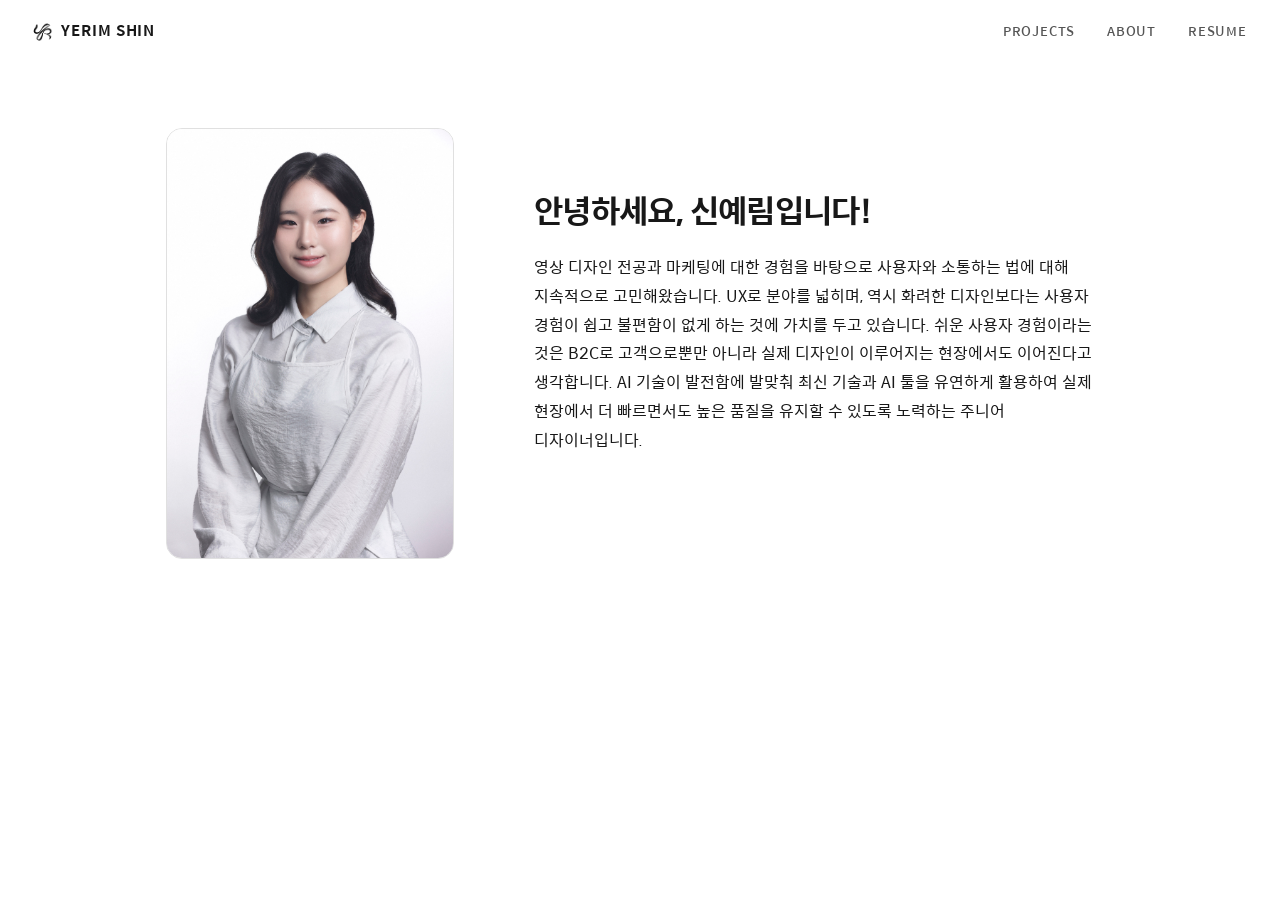
<file: About.html>
<!DOCTYPE html>
<html lang="ko" data-theme="portfolio">

<head>
    <link rel="stylesheet" href="yr.css">
    <meta charset="UTF-8">
    <meta name="viewport" content="width=device-width, initial-scale=1.0">
    <link rel="icon" href="/Portfolio/Temi_Image/logo.png" type="image/png">
    <title>Yerim Shin — Portfolio</title>
    <link href="https://fonts.googleapis.com/css2?family=Inter:wght@300;400;500&display=swap" rel="stylesheet">
    <style>
        html,
        body {
            width: 100%;
            height: 100%;
            background: #fff;
            font-family: var(--font-ko);
            -webkit-font-smoothing: antialiased;
            overflow: hidden;
        }

        .layout {
            position: fixed;
            top: 48px;
            left: 0;
            right: 0;
            bottom: 0;
            display: flex;
            flex-direction: column;
        }

        .tube-section {
            flex: 0 0 100px;
            display: flex;
            align-items: center;
            justify-content: center;
            overflow: hidden;
            background: transparent;
        }

        #tubeCanvas {
            display: block;
            width: 340px;
            height: 260px;
            align-items: center;

        }

        .gallery-section {
            flex: 1;
            position: relative;
            display: flex;
            align-items: center;
            justify-content: center;
            perspective: 1400px;
            perspective-origin: 50% 50%;
            overflow: hidden;
            cursor: grab;
            padding-bottom: 24px;
        }

        .rig {
            transform-style: preserve-3d;
            width: 0;
            height: 0;
            position: relative;
            scale: clamp(0.65, calc(100vw / 1231px), 2.6);
        }

        .card {
            position: absolute;
            width: 330px;
            height: 210px;
            margin-left: -165px;
            margin-top: -105px;
            overflow: hidden;
            border-radius: var(--radius-sm);
            outline: 1px solid rgba(0, 0, 0, 0.1);
            outline-offset: -1px;
        }

        .card::after {
            content: '';
            position: absolute;
            inset: 0;
            background: rgba(0, 0, 0, 0.7);
            opacity: 0;
            transition: opacity 0.25s ease;
            z-index: 100;
            pointer-events: none;
            border-radius: var(--radius-sm);
        }

        .card.back-facing::after {
            opacity: 1;
        }

        .card.back-facing .card-face {
            opacity: 0.6;
            transform: scaleX(-1);
            transition: opacity 0.25s ease, transform 0s;
        }

        /* 호버 시 뒷면이라도 원본 색상 복원 */
        .card:hover::after {
            opacity: 0 !important;
        }

        .card:hover .card-face {
            opacity: 1 !important;
        }

        .card.back-facing:hover .card-face {
            transform: scaleX(-1);
        }

        .card-face {
            display: block;
            position: absolute;
            inset: 0;
            border-radius: 3px;
            text-decoration: none;
            cursor: pointer;
        }

        #arrowLeft {
            position: absolute;
            left: 24px;
            top: calc(50% - 12px);
            transform: translateY(-50%);
            z-index: 10;
        }

        #arrowRight {
            position: absolute;
            right: 24px;
            top: calc(50% - 12px);
            transform: translateY(-50%);
            z-index: 10;
        }

        .gallery-arrow {
            width: 44px;
            height: 44px;
            border-radius: 50%;
            background: #f0f0f0;
            opacity: 0.7;
            border: none;
            cursor: pointer;
            display: flex;
            align-items: center;
            justify-content: center;
            transition: background 0.18s;
            user-select: none;
        }

        .gallery-arrow:hover {
            background: #e0e0e0;
        }

        .gallery-arrow:active {
            background: #d0d0d0;
        }

        .gallery-arrow svg {
            width: 18px;
            height: 18px;
        }

        /* yr.css img { cursor: zoom-in } 덮어쓰기 — 카드 갤러리 */
        .card img {
            cursor: inherit;
        }

        /* === Card image fill & overlay === */
        .card-img-fill {
            position: absolute;
            inset: 0;
            width: 100%;
            height: 100%;
            object-fit: cover;
            border-radius: 3px;
            z-index: 1;
        }

        .card-gradient-bg-temi {
            position: absolute;
            inset: 0;
            background: linear-gradient(to bottom, rgb(246, 239, 255, 1) 0%, rgb(255, 236, 208, 0.2) 100%);
            border-radius: 3px;
            pointer-events: none;
            z-index: 0;
        }

        .card-gradient-bg-wise {
            position: absolute;
            inset: 0;
            background: linear-gradient(to bottom, rgb(245, 253, 244, 0.8) 40%, rgb(136, 235, 124, 0.4) 70%, rgb(245, 253, 244, 0.8) 90%);
            border-radius: 3px;
            pointer-events: none;
            z-index: 0;
        }

        .card-gradient-bg-persoAI {
            position: absolute;
            inset: 0;
            background: linear-gradient(to bottom, rgba(89, 125, 255, 0.3) 0%, rgba(158, 140, 243, 0.3) 20%, rgba(161, 167, 255, 0.1) 80%);
            border-radius: 3px;
            pointer-events: none;
            z-index: 0;
        }

        .card-text-block {
            position: absolute;
            align-items: flex-start;
            justify-content: flex-end;
            top: 0;
            left: 0;
            right: 0;
            bottom: 0;
            z-index: 2;
            padding: 10px 14px 20px;
            display: flex;
            flex-direction: column;
            gap: 4px;
        }

        .card-text-block h1 {
            color: var(--color-text-primary);
            line-height: 1.15;
            font-family: SpoqaHanSansNeo, sans-serif;
            margin: 0;
            font-size: 20px;
            font-weight: 700;
        }

        .card-text-block p {
            color: var(--color-text-primary);
            font-size: 8px;
            font-weight: 500;
            margin: 0;
            font-family: SpoqaHanSansNeo, sans-serif;
        }

        /* === Custom "See" cursor === */
        .card-see-cursor {
            position: fixed;
            top: 0;
            left: 0;
            width: 54px;
            height: 54px;
            border-radius: 50%;
            background: rgba(10, 10, 10, 0.82);
            color: #fff;
            font-size: 11px;
            font-weight: 500;
            letter-spacing: 0.08em;
            display: flex;
            align-items: center;
            justify-content: center;
            pointer-events: none;
            z-index: 10000;
            transform: translate(-50%, -50%) scale(0);
            transition: transform 0.22s cubic-bezier(0.34, 1.56, 0.64, 1);
            font-family: 'Inter', sans-serif;
            user-select: none;
        }

        .card-see-cursor.active {
            transform: translate(-50%, -50%) scale(1);
        }

        .card-bubble {
            position: absolute;
            bottom: calc(100% + 14px);
            left: 50%;
            transform: translateX(-50%) translateY(6px);
            background: rgba(10, 10, 10, 0.82);
            color: #fff;
            font-family: 'Inter', sans-serif;
            font-size: 11px;
            font-weight: 400;
            letter-spacing: 0.04em;
            padding: 6px 12px;
            border-radius: 8px;
            white-space: nowrap;
            pointer-events: none;
            opacity: 0;
            transition: opacity 0.18s ease, transform 0.18s ease;
        }

        .card-bubble::after {
            content: '';
            position: absolute;
            top: 100%;
            left: 50%;
            transform: translateX(-50%);
            border: 5px solid transparent;
            border-top-color: rgba(10, 10, 10, 0.82);
        }

        .card-see-cursor.active .card-bubble {
            opacity: 1;
            transform: translateX(-50%) translateY(0);
        }

        /* === Card hover selection response === */
        .card {
            transition: filter 0.22s ease;
        }

        .card-face {
            transition: opacity 0.22s ease;
        }

        .card-face:hover {
            cursor: none !important;
        }

        /* === 뷰 토글 버튼 === */
        .view-toggle {
            position: absolute;
            bottom: 20px;
            left: 50%;
            transform: translateX(-50%);
            display: flex;
            gap: 2px;
            background: rgba(240, 240, 240, 0.9);
            border-radius: 20px;
            padding: 3px;
            z-index: 20;
            backdrop-filter: blur(8px);
            -webkit-backdrop-filter: blur(8px);
        }

        .view-toggle-btn {
            width: 32px;
            height: 32px;
            border-radius: 16px;
            border: none;
            background: transparent;
            color: #999;
            cursor: pointer;
            display: flex;
            align-items: center;
            justify-content: center;
            transition: background 0.15s, color 0.15s;
        }

        .view-toggle-btn.active {
            background: #fff;
            color: #222;
            box-shadow: 0 1px 4px rgba(0, 0, 0, 0.1);
        }

        .view-toggle-btn svg {
            width: 16px;
            height: 16px;
        }

        /* === 그리드 뷰 === */
        .grid-view {
            display: none;
            flex-direction: row;
            gap: 16px;
            align-items: center;
            justify-content: center;
            width: 100%;
            padding: 0 40px;
            box-sizing: border-box;
        }

        .grid-view.active {
            display: flex;
        }

        .grid-card {
            flex: 1;
            aspect-ratio: 330 / 210;
            border-radius: var(--radius-sm);
            outline: 1px solid rgba(0, 0, 0, 0.1);
            outline-offset: -1px;
            overflow: hidden;
            position: relative;
            text-decoration: none;
            display: block;
            cursor: pointer;
            transition: filter 0.22s ease;
        }

        /* 다른 카드 흑백 처리 */
        .gallery-section:has(.card-face:hover) .card:not(:hover) {
            filter: grayscale(1) brightness(0.9) contrast(0.1) blur(1px) opacity(20%);
        }

        .grid-view:has(.grid-card:hover) .grid-card:not(:hover) {
            filter: grayscale(1) brightness(0.9) contrast(0.1) blur(1px) opacity(20%);
        }

        /* === 인트로 블록 === */
        .intro-block {
            flex: 0 0 150px;
            display: flex;
            flex-direction: row;
            align-items: center;
            justify-content: center;
            gap: 32px;
        }

        .intro-block__text {
            text-align: left;
        }

        /* 모바일 카드 그리드 (기본 숨김) */
        .mobile-cards {
            display: none;
        }

        #site-footer {
            display: none;
        }

        /* === About 프로필 섹션 === */
        .about-section {
            display: flex;
            flex-direction: row;
            gap: 80px;
            padding: 8rem 10rem;
            align-items: center;
            justify-content: center;
        }

        .about-profile-img {
            width: 30%;
            height: auto;
            border: #e0e0e0 1px solid;
            flex-shrink: 0;
        }

        .about-text-block {
            flex: 1;
            max-width: 580px;
        }

        .about-text-block .section-desc {
            max-width: 100%;
        }

        @media (max-width: 768px) {

            html,
            body {
                overflow: auto;
            }

            .intro-block {
                flex-direction: column;
                gap: 24px;
                padding: 12px 0;
            }

            .intro-block__text {
                text-align: center;
            }

            #arrowLeft,
            #arrowRight {
                display: none;
            }

            #site-footer {
                display: block;
            }

            .layout {
                position: static;
                height: auto;
                padding-top: 80px;
            }

            .gallery-section {
                display: none;
            }

            .rotating-edu {
                align-items: center;
            }

            .mobile-cards {
                display: flex;
                flex-direction: column;
                gap: 32px;
                padding: 56px 24px 48px;
            }

            .mobile-card {
                display: block;
                flex: 1;
                aspect-ratio: 330 / 210;
                border-radius: 3px;
                text-decoration: none;
                overflow: hidden;
                border-radius: var(--radius-sm);

            }

            .mobile-card>div {
                overflow: hidden;
            }

            /* About 프로필 섹션 모바일 */
            .about-section {
                flex-direction: column;
                gap: 28px;
                padding: 2.5rem 1.5rem 3rem;
                align-items: flex-start;
            }

            .about-profile-img {
                width: 60%;
                max-width: 280px;
                align-self: center;
            }

            .about-text-block {
                max-width: 100%;
                width: 100%;
            }
        }

        @media (max-width: 480px) {
            .about-profile-img {
                width: 80%;
            }
        }

        @media (min-width: 769px) and (max-width: 1100px) {
            .about-section {
                gap: 48px;
                padding: 5rem 4rem;
            }

            .about-profile-img {
                width: 35%;
            }
        }
    </style>
</head>
<!-- ==================== 네비게이션 ==================== -->
<nav class="navbar" id="navbar">
    <div class="navbar__inner">
        <a href="index.html" class="navbar__logo"><img src="Temi_Image/logo.png"
                style="width: 20px; height: 20px;">Yerim Shin</a>
        <ul class="navbar__links">
            <li style="display:none;"><a href="#">English</a></li>
            <li class="navbar__dropdown">
                <a href="#">Projects</a>
                <div class="navbar__dropdown-menu">
                    <a href="Temi.html">Temi</a>
                    <a href="Wise.html">Wise</a>
                    <a href="PersoAI.html">Perso.AI</a>
                </div>
            </li>
            <li><a href="About.html">About</a></li>
            <li><a href="Index_Image/resume.pdf" target="_blank">Resume</a></li>
        </ul>
        <div class="navbar__hamburger" id="hamburger" aria-label="메뉴 열기" role="button" tabindex="0">
            <span></span>
            <span></span>
            <span></span>
        </div>
    </div>
    <div class="navbar__mobile-menu" id="mobileMenu">
        <a href="#" style="display:none;">English</a>
        <div class="mobile-projects-row" id="mobileProjectsRow">
            Projects <span class="mobile-projects-arrow">+</span>
        </div>
        <div class="mobile-projects-submenu" id="mobileProjectsSubmenu">
            <a href="Temi.html">Temi</a>
            <a href="Wise.html">Wise</a>
            <a href="PersoAI.html">Perso.AI</a>
        </div>
        <a href="About.html">About</a>
        <a href="Index_Image/resume.pdf" target="_blank">Resume</a>
    </div>
</nav>
<script>
    /* ─── 네비게이션 ─── */
    const hamburger = document.getElementById('hamburger');
    const mobileMenu = document.getElementById('mobileMenu');

    hamburger.addEventListener('click', () => {
        mobileMenu.classList.toggle('open');
        const spans = hamburger.querySelectorAll('span');
        if (mobileMenu.classList.contains('open')) {
            spans[0].style.transform = 'translateY(7px) rotate(45deg)';
            spans[1].style.opacity = '0';
            spans[2].style.transform = 'translateY(-7px) rotate(-45deg)';
        } else {
            spans[0].style.transform = '';
            spans[1].style.opacity = '';
            spans[2].style.transform = '';
        }
    });

    document.addEventListener('click', e => {
        if (!hamburger.contains(e.target) && !mobileMenu.contains(e.target)) {
            mobileMenu.classList.remove('open');
            const spans = hamburger.querySelectorAll('span');
            spans[0].style.transform = '';
            spans[1].style.opacity = '';
            spans[2].style.transform = '';
        }
    });

    hamburger.addEventListener('keydown', e => {
        if (e.key === 'Enter' || e.key === ' ') { e.preventDefault(); hamburger.click(); }
    });

    // 모바일 Projects 서브메뉴 토글
    const mobileProjectsRow = document.getElementById('mobileProjectsRow');
    const mobileProjectsSubmenu = document.getElementById('mobileProjectsSubmenu');
    if (mobileProjectsRow && mobileProjectsSubmenu) {
        mobileProjectsRow.addEventListener('click', () => {
            const isOpen = mobileProjectsSubmenu.classList.toggle('open');
            mobileProjectsRow.classList.toggle('open', isOpen);
            mobileProjectsRow.querySelector('.mobile-projects-arrow').textContent = isOpen ? '−' : '+';
        });
    }

    // 뷰 토글 (갤러리 ↔ 그리드)
    const viewBtnGallery = document.getElementById('viewBtnGallery');
    const viewBtnGrid = document.getElementById('viewBtnGrid');
    const gridView = document.getElementById('gridView');
    const rigEl = document.getElementById('rig');
    const arrowLeftEl = document.getElementById('arrowLeft');
    const arrowRightEl = document.getElementById('arrowRight');

    function setView(mode) {
        const isGrid = mode === 'grid';
        rigEl.style.display = isGrid ? 'none' : '';
        gridView.classList.toggle('active', isGrid);
        arrowLeftEl.style.display = isGrid ? 'none' : '';
        arrowRightEl.style.display = isGrid ? 'none' : '';
        viewBtnGallery.classList.toggle('active', !isGrid);
        viewBtnGrid.classList.toggle('active', isGrid);
    }

    viewBtnGallery.addEventListener('click', () => setView('gallery'));
    viewBtnGrid.addEventListener('click', () => setView('grid'));
</script>

</body>

<section class="about-section">
    <img src="About_Image/profile.jpg" class="about-profile-img" />
    <div class="about-text-block">
        <h1 class="section-title" style="color:var(--color-secondary);">안녕하세요, 신예림입니다!</h1>
        <p class="section-desc">영상 디자인 전공과 마케팅에 대한 경험을 바탕으로 사용자와 소통하는 법에 대해 지속적으로 고민해왔습니다. UX로 분야를 넓히며,
            역시 화려한 디자인보다는 사용자 경험이 쉽고 불편함이 없게 하는 것에 가치를 두고 있습니다. 쉬운 사용자 경험이라는 것은 B2C로 고객으로뿐만 아니라 실제 디자인이 이루어지는 현장에서도
            이어진다고 생각합니다. AI 기술이 발전함에 발맞춰 최신 기술과 AI 툴을 유연하게 활용하여 실제 현장에서 더 빠르면서도 높은 품질을 유지할 수 있도록 노력하는 주니어 디자이너입니다.
        </p>
    </div>
</file>
<file: yr.css>
@font-face {
  font-family: 'SpoqaHanSansNeo';
  src: url('Font/SpoqaHanSansNeo-Thin.ttf') format('truetype');
  font-weight: 100;
  font-style: normal;
  font-display: swap;
}

@font-face {
  font-family: 'SpoqaHanSansNeo';
  src: url('Font/SpoqaHanSansNeo-Light.ttf') format('truetype');
  font-weight: 300;
  font-style: normal;
  font-display: swap;
}

@font-face {
  font-family: 'SpoqaHanSansNeo';
  src: url('Font/SpoqaHanSansNeo-Regular.ttf') format('truetype');
  font-weight: 400;
  font-style: normal;
  font-display: swap;
}

@font-face {
  font-family: 'SpoqaHanSansNeo';
  src: url('Font/SpoqaHanSansNeo-Medium.ttf') format('truetype');
  font-weight: 500;
  font-style: normal;
  font-display: swap;
}

@font-face {
  font-family: 'SpoqaHanSansNeo';
  src: url('Font/SpoqaHanSansNeo-Bold.ttf') format('truetype');
  font-weight: 700;
  font-style: normal;
  font-display: swap;
}

@font-face {
  font-family: 'NanumHimNaeRaNeunMarBoDan';
  src: url('Font/Nanum HimNaeRaNeunMarBoDan.ttf') format('truetype');
  font-weight: 400;
  font-style: normal;
  font-display: swap;
}

/* ===================== CSS 변수 / 토큰 ===================== */

/* Temi_color */
:root,
[data-theme="temi"] {
  --color-primary: #806BF0;
  --color-primary-mid: #9D91F7;
  --color-primary-light: #EEF0FF;
  --color-primary-bg: #F5F3FF;
  --color-white: #FFFFFF;
  --color-bg-section: #FFFFFF;
  --color-text: #181818;
  --color-text-secondary: #555555;
  --color-text-tertiary: #9E9E9E;
  --color-border: #E8E8E8;
  --color-background-grey: #3f3f40;
  --color-img: #D9D9D9;
  --color-tag-bg: rgb(245, 245, 247, 0.5);

  --font-ko: 'SpoqaHanSansNeo', sans-serif;
  --font-en: 'SpoqaHanSansNeo', sans-serif;

  --max-w: 1200px;
  --nav-h: 64px;

  --radius-sm: 8px;
  --radius-md: 16px;
  --radius-lg: 24px;
  --radius-pill: 999px;

  --shadow-card: 0 2px 16px rgba(0, 0, 0, 0.07);
}

/* Wise_color */
[data-theme="wise"] {
  --color-primary: #355C23;
  --color-primary-mid: #88EB7C;
  --color-primary-light: #D0F3C7;
  --color-primary-bg: #F2FBF6;
  --color-bg: #FFFFFF;
  --color-bg-section: #FFFFFF;
  --color-text: #181818;
  --color-text-secondary: #555555;
  --color-text-tertiary: #999999;
  --color-border: #E8E8E8;
  --color-img: #D9D9D9;
  --color-tag-bg: #F6F6F6;
}

/* Perso_color */
[data-theme="perso"] {
  --color-primary: #E631A4;
  --color-primary-mid: #F08A68;
  --color-primary-light: #FDEEE8;
  --color-primary-bg: #FEF5F2;
  --color-bg: #FFFFFF;
  --color-bg-section: #FFFFFF;
  --color-text: #181818;
  --color-text-secondary: #555555;
  --color-text-tertiary: #999999;
  --color-border: #E8E8E8;
  --color-img: #D9D9D9;
  --color-tag-bg: #F6F6F6;
}

/* Portfolio_color */
[data-theme="portfolio"] {
  --color-primary: #1A1A1A;
  --color-primary-mid: #444444;
  --color-primary-light: #EFEFEF;
  --color-primary-bg: #F7F7F7;
  --color-bg: #FFFFFF;
  --color-bg-section: #FFFFFF;
  --color-text: #181818;
  --color-text-secondary: #555555;
  --color-text-tertiary: #999999;
  --color-border: #E8E8E8;
  --color-img: #D9D9D9;
  --color-tag-bg: #F6F6F6;
}

/* ===================== 리셋 & 기본 ===================== */
*,
*::before,
*::after {
  box-sizing: border-box;
  margin: 0;
  padding: 0;
}

html {
  scroll-behavior: smooth;
}

body {
  font-family: var(--font-ko);
  background: var(--color-bg);
  color: var(--color-text);
  line-height: 1.7;
  -webkit-font-smoothing: antialiased;
  word-break: keep-all;
}

img {
  max-width: 100%;
  display: block;
  cursor: zoom-in;
  border-radius: var(--radius-md);
}

a {
  text-decoration: none;
  color: inherit;
}

/* ===================== 유틸 ===================== */
.spacer-mobile {
  display: none;
}

.research-mobile {
  display: none;
}

.br-mobile {
  display: none;
}

.br-desktop {
  display: block;
}

.spacer-desktop-6 {
  display: block;
  height: 6px;
}

.research-desktop {
  display: block;
}

.container {
  max-width: var(--max-w);
  margin: 0 auto;
  padding: 0 clamp(20px, 2.6vw, 60px);
}

.section {
  padding: 0 0 120px 0;
}

.section--gray {
  background: var(--color-bg-section);
}

.section--purple-light {
  background: var(--color-primary-bg);
}

/* 섹션 레이블 (작은 대문자) */
.label {
  font-family: var(--font-en);
  font-size: 12px;
  font-weight: 600;
  letter-spacing: 0.14em;
  text-transform: uppercase;
  color: var(--color-primary);
  margin-bottom: 12px;
  display: block;
}

.label span {
  display: block;
  margin-bottom: 2px;
  font-weight: 700;
}


.label--gray {
  color: var(--color-text-tertiary);
}

/* 섹션 제목 */
.section-title {
  font-size: clamp(24px, 3vw, 32px);
  font-weight: 700 line-height: 1.35;
  letter-spacing: -0.02em;
  color: var(--color-text);
  margin-top: 0;
  margin-bottom: 14px;
}

.section-desc {
  font-size: clamp(16px, 1vw, 18px);
  color: var(--color-text-primary);
  line-height: 1.8;
  max-width: clamp(640px, 45vw, 720px);
  margin-bottom: 44px;
}

.section-desc-center span,
.section-desc span,
.rationale__desc span {
  font-weight: 700;
}

/* 이미지 플레이스홀더 */
.img-placeholder {
  background: var(--color-img);
  border-radius: var(--radius-sm);
  display: flex;
  align-items: center;
  justify-content: center;
  flex-shrink: 0;
}

.img-placeholder__label {
  font-family: var(--font-en);
  font-size: 12px;
  color: #aaa;
  letter-spacing: 0.08em;
}

/* 그리드 */
.grid-2 {
  display: grid;
  grid-template-columns: 1fr 1fr;
  gap: 20px;
}

.grid-3 {
  display: grid;
  grid-template-columns: 1fr 1fr 1fr;
  gap: 20px;
}

.grid-4 {
  display: grid;
  grid-template-columns: 1fr 1fr 1fr 1fr;
  gap: 20px;
}

/* 이미지 캡션 */
.img-caption {
  font-size: 12px;
  color: var(--color-text-tertiary);
  text-align: center;
  margin-top: 12px;
}

/* 구분선 */
.divider {
  border: none;
  border-top: 1px solid var(--color-border);
  margin: 60px 0;
}

/* ===================== 네비게이션 ===================== */
.navbar {
  position: fixed;
  top: 0;
  left: 0;
  right: 0;
  height: var(--nav-h);
  background: rgba(255, 255, 255, 0.03);
  backdrop-filter: blur(0.3px);
  -webkit-backdrop-filter: blur(12px);
  border-bottom: 0px solid var(--color-border);
  z-index: 1000;
  transition: box-shadow 0.3s;
}

.navbar.scrolled {
  box-shadow: 0 2px 20px rgba(0, 0, 0, 0.06);
}

.navbar__inner {
  max-width: 1920px;
  margin: 0 auto;
  padding: 0 clamp(20px, 2.6vw, 60px);
  height: 100%;
  display: flex;
  align-items: center;
  justify-content: space-between;
}

.navbar__logo {
  display: inline-flex;
  align-items: center;
  gap: 8px;
  font-family: var(--font-en);
  font-size: 15px;
  font-weight: 700;
  letter-spacing: 0.06em;
  text-transform: uppercase;
  color: var(--color-text);
}

.navbar__links {
  display: flex;
  align-items: center;
  gap: 32px;
  list-style: none;
}

.navbar__links a {
  font-family: var(--font-en);
  font-size: 13px;
  font-weight: 500;
  letter-spacing: 0.06em;
  text-transform: uppercase;
  color: var(--color-text-secondary);
  transition: color 0.2s;
}

.navbar__links a:hover {
  color: var(--color-primary);
}

/* ── Projects 드롭다운 ── */
.navbar__dropdown {
  position: relative;
}

.navbar__dropdown-menu {
  position: absolute;
  top: calc(100% + 16px);
  left: 50%;
  transform: translateX(-50%);
  background: #fff;
  border-radius: var(--radius-md);
  box-shadow: 0 4px 24px rgba(0, 0, 0, 0.08);
  padding: 6px;
  min-width: 140px;
  display: flex;
  flex-direction: column;
  gap: 2px;
  opacity: 0;
  pointer-events: none;
  transform: translateX(-50%) translateY(-6px);
  transition: opacity 0.18s ease, transform 0.18s ease;
  z-index: 1001;
}

.navbar__dropdown:hover .navbar__dropdown-menu {
  opacity: 1;
  pointer-events: auto;
  transform: translateX(-50%) translateY(0);
}

.navbar__dropdown-menu a {
  display: block;
  padding: 8px 14px;
  font-family: var(--font-en);
  font-size: 12px;
  font-weight: 500;
  letter-spacing: 0.06em;
  text-transform: uppercase;
  color: var(--color-text-secondary);
  border-radius: calc(var(--radius-md) - 6px);
  transition: background 0.15s, color 0.15s;
  white-space: nowrap;
}

.navbar__dropdown-menu::before {
  content: '';
  position: absolute;
  top: -16px;
  left: 0;
  right: 0;
  height: 16px;
}

.navbar__dropdown-menu a:hover {
  background: var(--color-surface);
  color: rgb(62, 75, 255);
}

/* 모바일 햄버거 */
.navbar__hamburger {
  display: none;
  flex-direction: column;
  gap: 5px;
  cursor: pointer;
  padding: 4px;
}

.navbar__hamburger span {
  display: block;
  width: 24px;
  height: 2px;
  background: var(--color-text);
  border-radius: 2px;
  transition: all 0.3s;
}

.navbar__mobile-menu {
  display: none;
  position: fixed;
  top: var(--nav-h);
  left: 0;
  right: 0;
  background: rgba(255, 255, 255, 0.9);
  backdrop-filter: blur(2px);
  -webkit-backdrop-filter: blur(2px);
  padding: 20px clamp(20px, 2.6vw, 40px);
  z-index: 999;
}

.navbar__mobile-menu.open {
  display: block;
}

.navbar__mobile-menu>a,
.navbar__mobile-menu .mobile-projects-row {
  display: block;
  padding: 12px 0;
  font-family: var(--font-en);
  font-size: 14px;
  font-weight: 500;
  letter-spacing: 0.06em;
  text-transform: uppercase;
  color: var(--color-text-secondary);
  border-bottom: 1px solid var(--color-border);
}

.navbar__mobile-menu>a:last-child {
  border-bottom: none;
}

.mobile-projects-row {
  cursor: pointer;
  user-select: none;
  display: flex;
  align-items: center;
  justify-content: space-between;
}

.mobile-projects-row .mobile-projects-arrow {
  font-size: 14px;
  font-weight: 500;
  line-height: 1;
  color: var(--color-text-secondary);
}


.mobile-projects-submenu {
  display: none;
  padding: 4px 0 8px 0;
  border-bottom: 1px solid var(--color-border);
}

.mobile-projects-submenu.open {
  display: block;
}

.mobile-projects-submenu a {
  display: block;
  padding: 10px 12px;
  font-family: var(--font-en);
  font-size: 13px;
  font-weight: 500;
  letter-spacing: 0.06em;
  text-transform: uppercase;
  color: var(--color-text-secondary);
  border-bottom: none;
  transition: color 0.15s;
}

.mobile-projects-submenu a:hover {
  color: rgb(62, 75, 255);
}

/* ===================== 히어로 ===================== */
.hero[data-theme="temi"] {
  min-height: 100vh;
  background: linear-gradient(to bottom, rgba(240, 228, 244, 90) 0%, rgba(255, 236, 208, 0.1) 60%, rgba(255, 255, 255, 0) 70%);
  padding-top: var(--nav-h);
  position: relative;
  overflow-x: clip;
  overflow-y: visible;
}

.hero[data-theme="perso"] {
  min-height: 100vh;
  background: linear-gradient(to bottom, rgba(89, 125, 255, 0.3) 0%, rgba(158, 140, 243, 0.3) 20%, rgba(161, 167, 255, 0.1) 80%);
  padding-top: var(--nav-h);
  position: relative;
  overflow-x: clip;
  overflow-y: visible;
}

.hero[data-theme="wise"] {
  min-height: 100vh;
  background: linear-gradient(to bottom, rgb(245, 253, 244, 0.8) 40%, rgb(136, 235, 124, 0.4) 70%, rgb(245, 253, 244, 0.8) 90%);
  padding-top: var(--nav-h);
  position: relative;
  overflow-x: clip;
  overflow-y: visible;
}

.hero__inner {
  position: absolute;
  bottom: 60px;
  left: 60px;
  z-index: 1;
  max-width: 420px;
}

.hero__tags {
  display: flex;
  flex-wrap: wrap;
  gap: 8px;
  margin-bottom: 38px;
}

[data-theme="portfolio"] .hero__tags span.tag {
  padding: 0px 6px;
}

.hero__tags[span] {
  margin-bottom: 0;
}

.hero__tags {
  gap: 4px;
}

.tag {
  display: inline-flex;
  align-items: center;
  padding: 2px 10px;
  border-radius: var(--radius-pill);
  font-family: var(--font-en);
  font-size: 14px;
  font-weight: 500;
  background: rgb(73, 63, 75, 0.6);
  color: var(--color-white);
}

.tag span {
  font-size: 8px;
  padding: 0px 0px;
}

.hero__eyebrow {
  font-family: var(--font-en);
  font-size: 10px;
  font-weight: 600;
  letter-spacing: 0.08em;
  text-transform: uppercase;
  color: var(--color-primary);
  margin-bottom: 12px;
  display: block;
}

.hero__title {
  font-size: clamp(36px, 5.5vw, 44px);
  font-weight: 700;
  line-height: 1.4;
  letter-spacing: -0.03em;
  color: var(--color-text);
  margin-bottom: 2px;
}

.hero__subtitle {
  font-size: clamp(20px, 5.5vw, 28px);
  font-weight: 700;
  line-height: 1.4;
  color: var(--color-text);
  margin-bottom: 18px;
  letter-spacing: -0.03em;
}

.hero__desc {
  font-size: 15px;
  line-height: 1.8;
  color: var(--color-text-secondary);
  margin-bottom: 12px;
  max-width: 480px;
}

.btn-primary {
  display: inline-flex;
  align-items: center;
  gap: 8px;
  padding: 12px 16px;
  background: var(--color-primary);
  color: #fff;
  border-radius: var(--radius-pill);
  font-size: 16px;
  font-weight: 600;
  font-family: var(--font-ko);
  cursor: pointer;
  transition: background 0.2s, transform 0.15s;
  border: none;
}

.btn-primary:has(span) {
  background: #fff;
  color: var(--color-primary);
  border: 1px solid var(--color-primary);
}

.btn-primary span {
  background: transparent;
  color: inherit;
}

.btn-primary:hover {
  background: #6657e0;
  transform: translateY(-1px);
}

.btn-outline {
  display: inline-flex;
  align-items: center;
  gap: 8px;
  padding: 14px 28px;
  background: transparent;
  color: var(--color-primary);
  border: 1.5px solid var(--color-primary);
  border-radius: var(--radius-pill);
  font-size: 14px;
  font-weight: 600;
  font-family: var(--font-ko);
  cursor: pointer;
  transition: all 0.2s;
}

.btn-outline:hover {
  background: var(--color-primary-light);
}

/* 히어로 목업 이미지 영역 */
.hero__mockup {
  position: absolute;
  top: -150px;
  left: 200px;
  height: 880px;
  z-index: 0;
}

.hero__mockup-img {
  display: block;
  height: 990px;
  width: auto;
  max-width: none;
  border-radius: 0;
  transform: scale(1.09);
  transform-origin: top center;
}

@media (min-width: 1441px) {
  .hero {
    height: 100vh;
  }

  .hero__mockup-img {
    height: calc(100vh + 150px);
    width: auto;
  }
}

@media (max-width: 1440px) {
  .hero__inner {
    max-width: calc(34.72vw - 80px);
  }

  .hero__mockup {
    left: 13.89vw;
  }

  .hero__mockup-img {
    height: calc(800px * (100vw / 1440));
    width: auto;
    transform: scale(1.04);
  }
}

@media (max-width: 1024px) {
  .hero {
    display: flex;
    flex-direction: column;
    min-height: auto;
  }

  .hero__mockup {
    position: relative;
    top: auto;
    left: 0;
    height: auto;
    width: 100%;
    padding: 0 clamp(20px, 2.6vw, 60px);
    box-sizing: border-box;
  }

  .hero__mockup-img {
    width: 120%;
    height: auto;
    margin-left: calc(-10% - 20px);
    border-radius: 12px;
  }

  .hero__inner {
    position: relative;
    bottom: auto;
    left: auto;
    max-width: 100%;
    padding: 48px clamp(20px, 2.6vw, 60px) 60px;
  }
}

/* 스크롤 다운 표시 */
.scroll-indicator {
  position: absolute;
  right: 40px;
  bottom: 40px;
  display: flex;
  flex-direction: column;
  align-items: center;
  gap: 10px;
  cursor: pointer;
}

.scroll-indicator__text {
  font-family: var(--font-en);
  font-size: 10px;
  font-weight: 600;
  letter-spacing: 0.2em;
  text-transform: uppercase;
  color: var(--color-text-tertiary);
  writing-mode: vertical-rl;
}

.scroll-indicator__line {
  width: 1px;
  height: 40px;
  background: linear-gradient(to bottom, var(--color-primary), transparent);
  animation: scrollLine 2s infinite;
}

@keyframes scrollLine {
  0% {
    opacity: 0;
    transform: scaleY(0);
    transform-origin: top;
  }

  50% {
    opacity: 1;
    transform: scaleY(1);
  }

  100% {
    opacity: 0;
    transform: scaleY(1);
    transform-origin: bottom;
  }
}

/* ===================== 프로젝트 인포 ===================== */
.project-info {
  padding: 60px 20px 100px;
  border-bottom: 0px solid var(--color-border);
}

.project-info__grid {
  display: grid;
  grid-template-columns: repeat(5, 1fr);
  gap: 32px;
  justify-items: center;
  text-align: center;
}

.info-item-group {
  display: contents;
}

.info-item__label {
  font-family: var(--font-en);
  font-size: 12px;
  font-weight: 600;
  letter-spacing: 0.12em;
  text-transform: uppercase;
  color: var(--color-text);
  margin-bottom: 12px;
}

.info-item__value {
  font-size: 14px;
  line-height: 1.8;
  color: var(--color-text-tertiary);
  font-weight: 500;
}

.info-item__value span {
  display: block;
  font-weight: 500;
  color: var(--color-text-tertiary);
  font-size: 14px;
}

/* ===================== 프로젝트 컨셉 ===================== */
.concept-grid {
  display: grid;
  grid-template-columns: 1fr 1fr;
  gap: 0;
  border-top: 1px solid var(--color-border);
  border-bottom: 1px solid var(--color-border);
  overflow: hidden;
}

.concept-box {
  padding: 32px 44px;
  text-align: center;
}

.concept-box:first-child {
  border-right: 1px solid var(--color-border);
}

.concept-box__title {
  font-family: var(--font-en);
  font-size: 20px;
  font-weight: 700;
  letter-spacing: 0.14em;
  text-transform: uppercase;
  color: var(--color-primary);
  margin-bottom: 16px;
}

.concept-box__row {
  display: flex;
  align-items: flex-start;
  justify-content: center;
  margin-bottom: 12px;
}

.concept-box__row:last-child {
  margin-bottom: 0;
}

.concept-dot {
  width: 7px;
  height: 7px;
  border-radius: 50%;
  background: var(--color-primary);
  margin-top: 8px;
  flex-shrink: 0;
}

.concept-text {
  font-size: 14px;
  color: var(--color-text-primary);
  font-weight: 500;
  line-height: 1.0;
}

.concept-text strong {
  color: var(--color-text-primary);
  font-weight: 500;
}

/* ===================== 프로젝트 레이셔널 ===================== */
.project-rationale {
  padding: 20px 0;
}

.project-rationale .container {
  background: var(--color-tag-bg);
  padding: 20px clamp(20px, 2.6vw, 80px);
  border-radius: 24px;
  max-width: 1080px;
  width: calc(100% - 40px);
  margin: 0 auto;
  box-sizing: border-box;
}

.rationale__inner {
  text-align: center;
  max-width: 760px;
  margin: 0 auto;
}

.rationale__question {
  font-size: clamp(16px, 2.8vw, 18px);
  font-weight: 700;
  color: var(--color-text-primary);
  margin-bottom: 10px;
  line-height: 1.65;
  letter-spacing: -0.02em;
}

.rationale__avatar {
  width: 120px;
  height: 130px;
  border-radius: 50%;
  display: flex;
  align-items: center;
  justify-content: center;
  margin: 0 auto 0px;
  font-size: 28px;
}

.rationale__desc {
  font-size: 15px;
  line-height: 1.;
  color: var(--color-text-secondary);
}

/* ===================== 더블다이아 타이틀 ===================== */
.double-diamond-title {
  font-size: 28px;
  font-weight: 700;
  color: var(--color-primary);
  padding: 20px 0 120px 0;
  line-height: 1.45;
  letter-spacing: -0.02em;
  text-align: center;
  letter-spacing: 0.12em;
}

.double-diamond-num {
  width: 22px;
  height: 22px;
  border-radius: 50%;
  background: var(--color-primary);
  display: flex;
  align-items: center;
  justify-content: center;
  font-size: 14px;
  font-weight: 800;
  color: #ffffff;
}

/* ===================== 페이즈 배지 ===================== */
.phase-divider {
  padding: 60px 0 40px;
  text-align: center;
}

.phase-badge,
.research-card__title {
  display: inline-flex;
  align-items: center;
  gap: 10px;
  padding: 4px 12px;
  border-radius: var(--radius-pill);
  background: var(--color-primary);
  color: #fff;
  font-family: var(--font-en);
  font-size: 14px;
  font-weight: 700;
  letter-spacing: 0.12em;
  text-transform: uppercase;
  align-items: center;
}

.designer-note__title {
  display: inline-flex;
  align-items: center;
  gap: 10px;
  padding: 4px 12px;
  color: var(--color-primary);
  font-family: var(--font-en);
  font-size: 14px;
  font-weight: 700;
  letter-spacing: 0.12em;
  text-transform: uppercase;
  align-items: center;
}

.research-card__title span {
  letter-spacing: 0.03em;
}

.phase-badge__num {
  width: 22px;
  height: 22px;
  border-radius: 50%;
  background: rgba(255, 255, 255, 0.25);
  display: flex;
  align-items: center;
  justify-content: center;
  font-size: 14px;
  font-weight: 800;
}

/* ===================== 배경 정보 ===================== */
.background-info__text {
  display: grid;
  grid-template-columns: 1fr;
}

/* ===================== 디자이너 노트 ===================== */
.designer-note {
  background: var(--color-tag-bg);
  border-radius: var(--radius-lg);
  padding: 18px 40px;
  margin: 44px 0 20px 0;
  position: relative;
  text-align: center;
}

.designer-note__title {
  margin-bottom: 6px;
  text-align: center;
}

.designer-note__body {
  font-family: 'NanumHimNaeRaNeunMarBoDan', sans-serif;
  font-size: 18px;
  font-weight: 400;
  line-height: 1.6;
  color: var(--color-text-secondary);
}

.designer-note__body p {
  margin-bottom: 4px;
}

.designer-note__body p:last-child {
  margin-bottom: 0;
}

/* ===================== 연구 카드 ===================== */
.research-card .label {
  margin-bottom: 4px;
}

.research-card .label span {
  margin-bottom: 2px;
}

.research-card {
  background: var(--color-tag-bg);
  border-radius: var(--radius-lg);
  padding: 18px 28px;
  text-align: left;
}

.research-card__tag {
  display: inline-block;
  width: 10px;
  height: 10px;
  border-radius: 24px;
  background: #ffffff;
  margin-right: 8px;
  vertical-align: middle;
}

.research-card__title {
  margin-bottom: 12px;
}

.research-card__body {
  font-size: 14px;
  color: var(--color-text-secondary);
  line-height: 1.6;
  font-weight: 500;
}

.research-card__cite {
  font-size: 11px;
  color: var(--color-text-tertiary);
  margin-top: 8px;
  font-style: italic;
}

/* ===================== HMW 강조 섹션 ===================== */
.hmw-section {
  background: var(--color-tag-bg);
  text-align: center;
  padding: 60px 0 !important;
}

.hmw-quote {
  font-size: clamp(18px, 2.5vw, 26px);
  font-weight: 700;
  color: var(--color-text);
  letter-spacing: -0.02em;
  max-width: 700px;
  margin: 0 auto;
  line-height: 1.5;
}

.hmw-quote::before {
  content: '“';
  color: var(--color-primary);
}


.hmw-quote::after {
  content: '”';
  color: var(--color-primary);
}

/* ===================== 인사이트 하이라이트 카드 ===================== */
.insight-card {
  background: var(--color-primary);
  color: #fff;
  border-radius: var(--radius-md);
  padding: 20px 60px;
  display: grid;
  grid-template-columns: auto 1fr;
  gap: 0 14px;
  align-items: center;
}

.insight-card__icon {
  font-size: 28px;
  line-height: 1.6;
  padding-top: 2px;
}

.insight-card__content {
  display: flex;
  flex-direction: column;
  gap: 2px;
}

.insight-card__title {
  font-size: 16px;
  font-weight: 700;
  color: var(--color-bg);
  line-height: 1.6;
}

.insight-card__text {
  font-size: 15px;
  line-height: 1.6;
  font-weight: 400;
}

/* ===================== 최종화면 (모바일 목업) ===================== */
.hifi-row {
  display: grid;
  grid-template-columns: 1fr 1fr;
  gap: 60px;
  align-items: center;
  padding: 64px 0;
  border-bottom: 1px solid var(--color-border);
}

.hifi-row:last-child {
  border-bottom: none;
}

.hifi-row--reverse {
  direction: rtl;
}

.hifi-row--reverse>* {
  direction: ltr;
}

/* ── 스크롤 드리븐 hifi 패널 ── */
#hifi-scroll-wrap {
  position: relative;
  height: 700vh;
  margin-top: 48px;
}

#hifi-sticky {
  position: sticky;
  top: 0;
  height: 100vh;
  overflow: hidden;
}

.hifi-slide {
  position: absolute;
  left: 0;
  top: 0;
  width: 100%;
  height: 100%;
  display: flex;
  align-items: center;
  background: var(--color-bg, #fff);
  will-change: opacity;
  opacity: 0;
}

/* ── hifi 패널 레이아웃 ── */
.hifi-panel {
  display: flex;
  align-items: center;
  justify-content: center;
  width: 100%;
  height: 100%;
  padding: calc(var(--nav-h) + 24px) 168px 48px 168px;
  box-sizing: border-box;
  gap: 36px;
}

.hifi-panel__images {
  display: flex;
  gap: clamp(20px, 2.5vw, 36px);
  width: auto%;
  height: 100%;
  align-items: center;
  flex-shrink: 0;
}

.hifi-panel__img-group {
  display: flex;
  flex-direction: column;
  align-items: center;
  height: 75%;
  justify-content: center;
}

.hifi-panel__img-label {
  font-family: var(--font-en);
  font-size: 12px;
  font-weight: 500;
  letter-spacing: 0.06em;
  color: var(--color-text-tertiary);
  margin-bottom: 8px;
  white-space: nowrap;
}

.hifi-panel__img-group .phone-mockup {
  aspect-ratio: 9 / 20;
  width: auto;
  height: 100%;
  margin: 0;
  flex-shrink: 0;
  overflow: hidden;
}

.hifi-panel__img-group .phone-mockup--wide {
  aspect-ratio: 9 / 10;
  height: 80%;
}

.hifi-panel__img-group .phone-mockup--big {
  height: 120%;
}

.hifi-panel__img-group .phone-mockup img {
  width: 100%;
  height: 100%;
  object-fit: cover;
  border-radius: var(--radius-sm);
  display: block;
}

.hifi-content {
  flex: 1;
  min-width: 0;
  max-width: 480px;
}

.hifi-content__label {
  font-family: var(--font-en);
  font-size: 11px;
  font-weight: 600;
  letter-spacing: 0.12em;
  text-transform: uppercase;
  color: var(--color-text-tertiary);
  margin-bottom: 12px;
}

.hifi-content__title {
  font-size: clamp(18px, 2.2vw, 24px);
  font-weight: 700;
  color: var(--color-text);
  margin-bottom: 16px;
  letter-spacing: -0.02em;
  line-height: 1.4;
}

.hifi-content__desc {
  font-size: 14px;
  line-height: 1.9;
  color: var(--color-text-primary);
}

.phone-mockup {
  width: 260px;
  height: 520px;
  margin: 0 auto;
}

/* 모바일 컨텍스트 레이블 */
.hifi-mobile-label {
  display: none;
  font-size: 12px;
  line-height: 1.6;
  color: var(--color-text-primary);
  margin-bottom: 12px;
  text-align: center;
  padding: 0 8px;
}

/* ── hifi 섹션 트래커 (좌측 24px 고정, JS로 Y 이동) ── */
.hifi-tracker-col {
  display: none;
}

.hifi-tracker {
  position: absolute;
  left: 24px;
  top: 0;
  z-index: 10;
  display: flex;
  flex-direction: column;
  align-items: flex-start;
  width: 130px;
  gap: 38px;
}

.hifi-tracker__node {
  display: flex;
  align-items: center;
  min-height: 36px;
  gap: 10px;
  position: relative;
  z-index: 1;
}

.hifi-tracker__bcol {
  display: flex;
  flex-direction: column;
  align-items: center;
  width: 10px;
  height: 10px;
  flex-shrink: 0;
}

.hifi-tracker__dot {
  width: 10px;
  height: 10px;
  border-radius: 50%;
  border: 2px solid var(--color-border);
  background: var(--color-bg, #fff);
  flex-shrink: 0;
  transition: border-color 0.3s, background 0.3s, transform 0.3s;
}

.hifi-tracker__node.is-active .hifi-tracker__dot {
  border-color: var(--color-primary);
  background: var(--color-primary);
  transform: scale(1.4);
}

.hifi-tracker__node.is-done .hifi-tracker__dot {
  border-color: var(--color-primary);
  background: var(--color-bg, #fff);
}

.hifi-tracker__vl {
  position: absolute;
  width: 2px;
  height: 54px;
  left: 4px;
  background: var(--color-border);
  transition: background 0.3s;
}

/* node min-height:36px, gap:38px → dot centers: 18, 92, 166px */
/* VL: dot 하단(center+5)에서 다음 dot 상단(center-5)까지 */
.hifi-tracker__vl:nth-child(2) {
  top: 26px;
  height: 64px;
}

/* 18+5 ~ 92-5 */
.hifi-tracker__vl:nth-child(4) {
  top: 98px;
  height: 64px;
}

/* 92+5 ~ 166-5 */

.hifi-tracker__vl.is-done {
  background: var(--color-primary);
}

.hifi-tracker__lbl {
  font-size: 11px;
  line-height: 1.5;
  color: var(--color-text-tertiary);
  margin: 0;
}

.hifi-tracker__node.is-active .hifi-tracker__lbl {
  color: var(--color-text);
  font-weight: 600;
}

.hifi-tracker__lbl small {
  font-size: 10px;
  display: block;
  font-weight: 400;
  opacity: 0.75;
  margin-top: 1px;
}

/* 분기 노드 (긴급 대응) */
.hifi-tracker__branch-content {
  display: flex;
  align-items: center;
  gap: 8px;
}

.hifi-tracker__sub-lbls {
  display: flex;
  flex-direction: column;
  gap: 3px;
}

.hifi-tracker__sub-lbl {
  font-size: 10px;
  line-height: 1.4;
  color: var(--color-text-tertiary);
  opacity: 0.5;
  transition: opacity 0.3s, color 0.3s;
}

.hifi-tracker__sub-lbl.is-active {
  color: var(--color-primary);
  opacity: 1;
  font-weight: 600;
}

/* ===================== 사용성 테스트 ===================== */
.ut-metrics {
  display: grid;
  grid-template-columns: repeat(2, 1fr);
  gap: 20px;
  margin: 40px 0;
}

.ut-metric-card {
  background: var(--color-bg-section);
  border-radius: var(--radius-md);
  padding: 32px 24px;
  text-align: center;
  border: 1px solid var(--color-border);
}

.ut-metric-card__value {
  font-family: var(--font-en);
  font-size: 32px;
  font-weight: 800;
  color: var(--color-primary);
  letter-spacing: -0.03em;
  line-height: 1;
  margin-bottom: 8px;
}

.ut-metric-card__unit {
  font-size: 16px;
  font-weight: 600;
}

.ut-metric-card__label {
  font-size: 12px;
  color: var(--color-text-secondary);
  line-height: 1.5;
}

/* ===================== 키 테이크어웨이 ===================== */
.takeaway-section {
  background: var(--color-primary-bg);
  padding-top: 40px;
}

.takeaway-grid {
  display: grid;
  grid-template-columns: 1fr 1fr;
  gap: 20px;
  margin-top: 44px;
}

.takeaway-card {
  background: #fff;
  border-radius: var(--radius-lg);
  padding: 28px 24px;
}

.takeaway-card__icon {
  font-size: 24px;
  margin-bottom: 2px;
}

.takeaway-card__title {
  font-size: 16px;
  font-weight: 700;
  margin-bottom: 6px;
  color: var(--color-text);
}

.takeaway-card__desc {
  font-size: 14px;
  color: var(--color-text-primary);
  line-height: 1.8;
}

/* ===================== 프로토타입 CTA ===================== */
.prototype-cta {
  text-align: center;
}

.prototype-cta .btn-primary {
  font-size: 15px;
  padding: 16px 36px;
}

/* ===================== 라이트박스 ===================== */
.img-fill {
  width: 100%;
  height: 100%;
  object-fit: cover;
  display: block;
}

.img-frame {
  width: 100%;
  overflow: hidden;
  border-radius: var(--radius-sm);
}

.img-frame--200 {
  height: 200px;
}

.img-frame--200 img {
  height: 100%;
  object-fit: cover;
}

.lightbox {
  display: none;
  position: fixed;
  inset: 0;
  z-index: 9999;
  background: rgba(0, 0, 0, 0.85);
  align-items: center;
  justify-content: center;
  padding: 24px;
}

.lightbox.open {
  display: flex;
}

.lightbox__img {
  max-width: 90vw;
  max-height: 90vh;
  object-fit: contain;
  border-radius: var(--radius-sm);
  box-shadow: 0 8px 40px rgba(0, 0, 0, 0.4);
}

.lightbox__close {
  position: absolute;
  top: 20px;
  right: 24px;
  width: 40px;
  height: 40px;
  background: rgba(255, 255, 255, 0.15);
  border: none;
  border-radius: 50%;
  color: #fff;
  font-size: 20px;
  cursor: pointer;
  display: flex;
  align-items: center;
  justify-content: center;
  transition: background 0.2s;
}

.lightbox__close:hover {
  background: rgba(255, 255, 255, 0.3);
}

/* ===================== 반응형 ===================== */
@media (max-width: 1024px) {
  .project-info__grid {
    grid-template-columns: repeat(3, 1fr);
  }

  .hero__inner {
    gap: 40px;
  }

  .background-info__text {
    grid-template-columns: 1fr;
    gap: 0px;
  }

  .hifi-row {
    grid-template-columns: 1fr;
    gap: 40px;
  }

  .hifi-row--reverse {
    direction: ltr;
  }

  /* hifi 섹션 모바일 */
  .hifi-tracker {
    display: none !important;
  }

  .hifi-panel {
    flex-direction: column;
    align-items: center;
    justify-content: center;
    padding: calc(var(--nav-h) + 16px) 24px 32px;
    gap: 20px;
  }

  .hifi-panel__images {
    height: auto;
    justify-content: center;
    flex-shrink: 0;
  }

  .hifi-panel__img-group {
    height: auto;
    margin-bottom: 40px;
  }

  .hifi-panel__img-group .phone-mockup {
    height: 38vh;
  }

  .hifi-panel__images .hifi-panel__img-group:first-child {
    display: flex;
  }

  .hifi-content {
    flex: none;
    width: 100%;
    max-width: none;
  }
}

@media (max-width: 420px) {
  .hifi-panel {
    flex-direction: column;
    padding: calc(var(--nav-h) + 16px) 24px 32px;
    gap: 16px;
    align-items: flex-start;
  }

  .hifi-panel__images {
    width: 100%;
    flex-direction: row;
    gap: 12px;
  }

  .hifi-panel__img-group {
    flex: 1;
    min-width: 0;
  }

  .hifi-panel__img-group .phone-mockup,
  .hifi-panel__img-group .phone-mockup--wide,
  .hifi-panel__img-group .phone-mockup--Bigger,
  .hifi-panel__img-group .phone-mockup--big {
    width: 100%;
    height: auto;
  }

  .hifi-content {
    width: 100%;
    max-width: none;
  }
}

@media (max-width: 480px) {
  .hero {
    display: flex;
    flex-direction: column;
    height: 100vh;
    overflow: visible;
  }

  .hero__mockup {
    flex: 1;
    min-height: 0;
    overflow-x: clip;
    overflow-y: visible;
    padding: 0;
    position: relative;
  }

  .hero__mockup-img {
    width: 100%;
    height: 100%;
    object-fit: cover;
    object-position: center top;
    margin-left: 0;
    border-radius: 0;
    transform: scale(1.5);
    transform-origin: top center;
  }

  .hero__inner {
    flex-shrink: 0;
    position: static;
    padding: 20px 20px 36px;
    margin: 0;
  }
}



@media (max-width: 768px) {

  .spacer-mobile {
    display: block;
    height: 80px;
  }

  .spacer-mobile-4 {
    display: block;
    height: 4px;
  }

  .spacer-desktop-6 {
    display: none;
  }

  .br-mobile {
    display: block;
  }

  .br-desktop {
    display: none;
  }

  .section {
    padding: 60px 0 20px 0;
  }

  .double-diamond-title {
    padding: 60px 0 20px 0;
    font-size: 22px;
  }

  .project-info {
    padding: 60px 20px 20px;
  }

  .rationale-spacer {
    margin: 0 !important;
  }

  .project-concept {
    padding-bottom: 60px;
  }

  .section-desc {
    margin-bottom: 24px;
  }

  .hmw-section {
    margin: 40px 0 20px 0;
  }

  .cite-grid {
    gap: 0;
  }

  .container {
    padding: 0 24px;
  }

  .crazy8-wrapper video {
    width: 100%;
    height: 100%;
    object-fit: cover;
    object-position: top;
    margin: 0;
  }

  .intro-skills {
    margin-top: 20px !important;
  }

  .spacer-80 {
    margin: 0 !important;
  }

  .proto-cta {
    margin-bottom: 20px !important;
  }

  .matrix-title {
    margin-top: 0 !important;
    font-size: 20px !important;
  }

  .navbar__links {
    display: none;
  }

  .navbar__hamburger {
    display: flex;
  }

  .hero__title {
    font-size: 38px;
  }

  .scroll-indicator {
    display: none;
  }

  .project-info__grid {
    grid-template-columns: repeat(2, 1fr);
  }

  .info-item-group {
    display: flex;
    flex-direction: column;
    gap: 24px;
  }

  .concept-grid {
    grid-template-columns: 1fr;
  }

  .concept-box:first-child {
    border-right: none;
    border-bottom: 1px solid var(--color-border);
  }

  .grid-2 {
    grid-template-columns: 1fr;
  }

  .interview-grid {
    grid-template-columns: 1fr !important;
  }

  .interview-color {
    order: -1;
  }

  .research-desktop {
    display: none;
  }

  .research-mobile {
    display: block;
  }

  .research-docs__summary {
    cursor: pointer;
    display: flex;
    align-items: center;
    justify-content: center;
    gap: 2px;
    font-size: 12px;
    font-weight: 400;
    color: var(--color-text-tertiary);
    list-style: none;
    padding: 10px 0;
    border-top: none;
    text-align: right;
  }

  .research-docs__summary::-webkit-details-marker {
    display: none;
  }

  .research-docs__summary::after {
    content: '';
    display: inline-block;
    width: 8px;
    height: 8px;
    background-image: url("data:image/svg+xml,%3Csvg xmlns='http://www.w3.org/2000/svg' width='8' height='8' viewBox='0 0 8 8'%3E%3Cpolyline points='1,2.5 4,5.5 7,2.5' fill='none' stroke='%23999999' stroke-width='1.5' stroke-linecap='round' stroke-linejoin='round'/%3E%3C/svg%3E");
    background-repeat: no-repeat;
    background-position: center;
    background-size: contain;
    transition: transform 0.2s;
    flex-shrink: 0;
  }

  .research-docs[open] .research-docs__summary::after {
    transform: rotate(180deg);
  }

  .research-docs__content {
    display: flex;
    flex-direction: column;
    gap: 16px;
    margin-top: 16px;
  }

  .interview-header {
    grid-template-columns: 1fr !important;
  }

  .interview-photo {
    width: 100% !important;
    height: auto !important;
    margin-left: 0 !important;
  }

  .interview-photo img {
    height: auto !important;
    max-height: 240px;
    object-fit: cover;
  }

  .grid-3 {
    grid-template-columns: 1fr;
  }

  .grid-4 {
    grid-template-columns: 1fr 1fr;
  }

  .ut-metrics {
    grid-template-areas: 1fr;
    margin: 20px 0;
  }

  .crazy8-video-grid {
    margin-bottom: 0 !important;
  }

  .takeaway-section {
    margin-top: 20px;
  }

  .ut-metric-card {
    padding: 20px;
  }

  .thematic-img {
    margin-top: 20px !important;
  }

  .takeaway-grid {
    grid-template-columns: 1fr;
    padding: 0;
  }
}

.rotating-gap {
  display: none;
}

@media (max-width: 768px) {
  .rotating-gap {
    display: block;
    height: 12px;
  }
}

@media (max-width: 480px) {
  .project-info__grid {
    grid-template-columns: 1fr 1fr;
  }

  .grid-4 {
    grid-template-columns: 1fr;
  }

  .hero__title {
    font-size: 30px;
  }

  .hero__subtitle {
    font-size: 17px;
  }
}

/* ─── 푸터 ─── */
.site-footer {
  padding: 48px 0;
  text-align: center;
  border-top: 1px solid var(--color-border);
}

.site-footer__name {
  font-family: var(--font-en);
  font-size: 16px;
  font-weight: 700;
  letter-spacing: 0.06em;
  text-transform: uppercase;
  color: var(--color-text);
  margin-bottom: 8px;
}

.site-footer__info {
  font-size: 13px;
  color: var(--color-text-tertiary);
}
</file>
